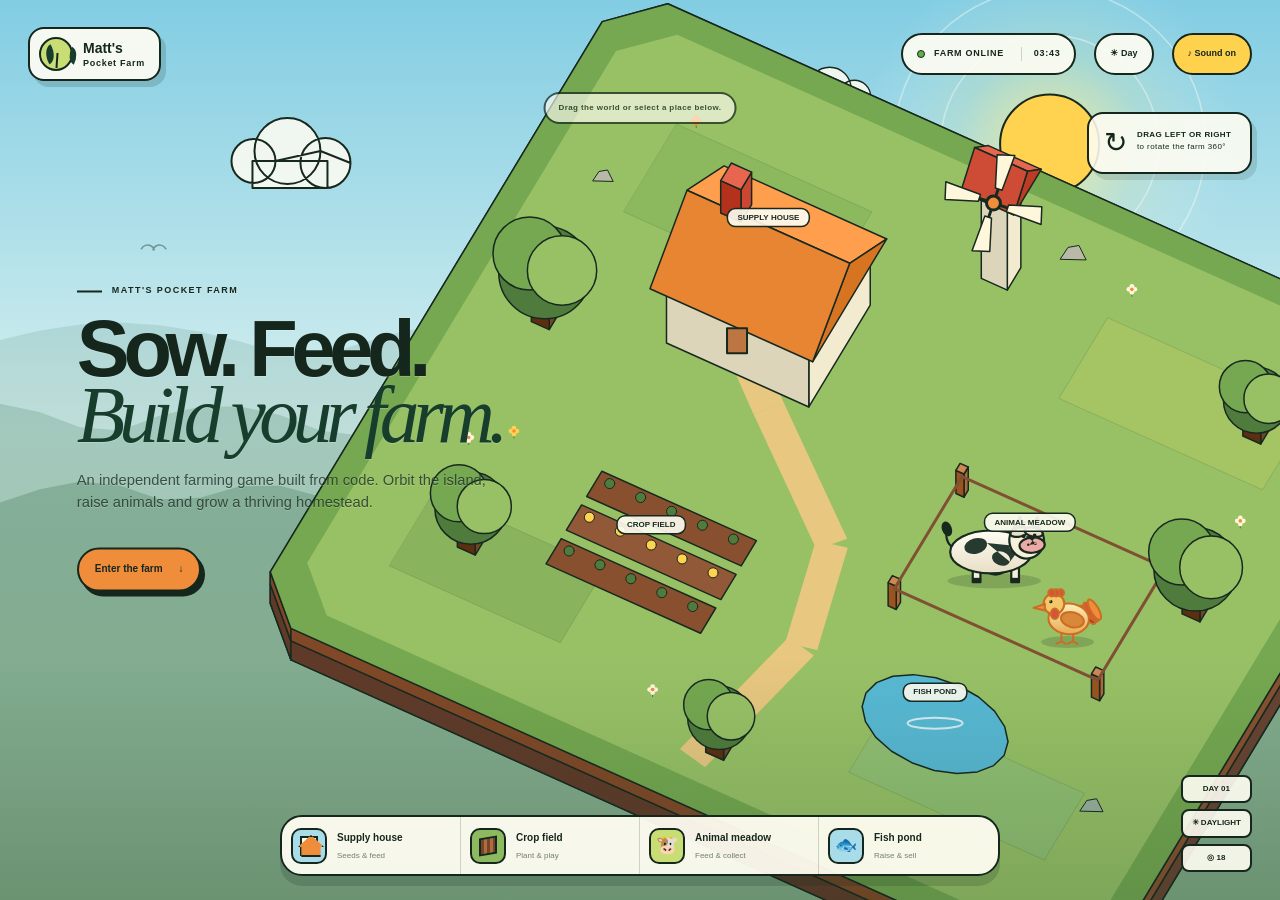
<file: index.html>
<!doctype html>
<html lang="en">
<head>
  <meta charset="utf-8">
  <meta name="viewport" content="width=device-width,initial-scale=1">
  <meta name="description" content="Matt's Pocket Farm is an independent 360-degree farming game with crops, animals and a cosy supply house.">
  <title>Matt's Pocket Farm — 360° Farming Game</title>
  <link rel="icon" href="favicon-32.png" sizes="32x32" type="image/png">
  <link rel="apple-touch-icon" href="apple-touch-icon.png">
  <link rel="stylesheet" href="css/style.css">
  <meta property="og:title" content="Matt's Pocket Farm">
  <meta property="og:description" content="Rotate a tiny 3D world, grow crops, care for animals and build your pocket farm.">
  <meta property="og:type" content="website">
  <meta property="og:url" content="https://matt-061224.github.io/my-portfolio/">
  <meta property="og:image" content="https://matt-061224.github.io/my-portfolio/submission/cover.jpg">
  <meta name="twitter:card" content="summary_large_image">
  <script src="js/farm-scene.js" defer></script>
  <script src="js/world.js" defer></script>
</head>
<body class="farm-world-page">
  <a class="skip-link" href="#world-dock">Skip to farm places</a>
  <main class="world" id="main">
    <canvas id="farm-canvas" width="1600" height="1000" aria-label="A rotatable 3D farm. Drag to look around and click buildings to interact."></canvas>

    <header class="world-header">
      <a class="world-brand" href="index.html" aria-label="Matt's Pocket Farm home">
        <span class="brand-mark" aria-hidden="true"><i></i></span>
        <span><b>Matt's</b><small>Pocket Farm</small></span>
      </a>
      <div class="world-status"><i></i><span>FARM ONLINE</span><b id="world-time">08:24</b></div>
      <button class="time-toggle" id="time-toggle" type="button" aria-pressed="false" aria-label="Switch to night mode"><span>☀</span> Day</button>
      <button class="sound-toggle" id="sound-toggle" type="button" aria-pressed="true"><span>♪</span> Sound on</button>
    </header>

    <section class="world-intro" aria-labelledby="world-title">
      <p class="kicker"><span></span> MATT'S POCKET FARM</p>
      <h1 id="world-title">Sow. Feed.<br><em>Build your farm.</em></h1>
      <p>An independent farming game built from code. Orbit the island, raise animals and grow a thriving homestead.</p>
      <button class="world-start" id="world-start" type="button">Enter the farm <span>↓</span></button>
    </section>

    <aside class="camera-help" aria-label="Camera controls">
      <span class="orbit-icon" aria-hidden="true">↻</span>
      <p><b>DRAG LEFT OR RIGHT</b><br>to rotate the farm 360°</p>
    </aside>

    <div class="hover-label" id="scene-hint" aria-live="polite">Drag the world or select a place below.</div>

    <nav class="world-dock" id="world-dock" aria-label="Explore farm places">
      <button type="button" data-place="house"><span class="dock-icon house-icon" aria-hidden="true"></span><b>Supply house</b><small>Seeds & feed</small></button>
      <button type="button" data-place="field"><span class="dock-icon field-icon" aria-hidden="true"></span><b>Crop field</b><small>Plant & play</small></button>
      <button type="button" data-place="animals"><span class="dock-icon animal-icon" aria-hidden="true">🐮</span><b>Animal meadow</b><small>Feed & collect</small></button>
      <button type="button" data-place="pond"><span class="dock-icon pond-icon" aria-hidden="true">🐟</span><b>Fish pond</b><small>Raise & sell</small></button>
    </nav>

    <div class="world-resource"><span>DAY <b id="world-day">01</b></span><span id="world-weather">☀ DAYLIGHT</span><span>◎ <b id="world-coins">12</b></span></div>

    <section class="place-panel" id="place-panel" aria-live="polite" aria-hidden="true">
      <button class="panel-close" id="panel-close" type="button" aria-label="Close panel">×</button>
      <div id="panel-content"></div>
    </section>

    <div class="world-toast" id="world-toast" role="status" aria-live="polite"></div>
  </main>

  <template id="house-panel">
    <article class="panel-article panel-house">
      <p class="panel-kicker">01 / MATT'S SUPPLY HOUSE</p>
      <h2>Stock the farm.</h2>
      <p>Spend harvest coins on seeds and animal feed. Your supplies stay safely stored in this house.</p>
      <div class="inventory-strip" id="inventory-strip" aria-label="Farm inventory"></div>
      <div class="shop-grid" aria-label="Supply shop">
        <button type="button" data-buy="carrot"><span>🥕</span><b>Carrot seeds ×3</b><small>3 coins</small></button>
        <button type="button" data-buy="berry"><span>🍓</span><b>Berry seeds ×3</b><small>5 coins</small></button>
        <button type="button" data-buy="sunflower"><span>🌻</span><b>Flower seeds ×3</b><small>7 coins</small></button>
        <button type="button" data-buy="feed"><span>🌾</span><b>Animal feed ×3</b><small>4 coins</small></button>
        <button type="button" data-buy="bait"><span>🪱</span><b>Fish bait ×3</b><small>5 coins</small></button>
      </div>
    </article>
  </template>

  <template id="field-panel">
    <article class="panel-article panel-field">
      <p class="panel-kicker">02 / THE CROP FIELD</p>
      <h2>Plant. Water.<br>Harvest.</h2>
      <p class="field-instruction" id="field-instruction">Plant a seed and watch it mature with real time. Growth continues while the page is closed.</p>
      <div class="world-seeds" role="group" aria-label="Choose a crop">
        <button type="button" data-world-seed="carrot" aria-pressed="true">🥕 <span>Carrot · <b data-stock="carrot">0</b></span><small>45 sec</small></button>
        <button type="button" data-world-seed="berry" aria-pressed="false">🍓 <span>Berry · <b data-stock="berry">0</b></span><small>1m 30s</small></button>
        <button type="button" data-world-seed="sunflower" aria-pressed="false">🌻 <span>Flower · <b data-stock="sunflower">0</b></span><small>2m 30s</small></button>
      </div>
      <div class="world-plots" id="world-plots" aria-label="Four interactive crop plots"></div>
    </article>
  </template>

  <template id="animals-panel">
    <article class="panel-article panel-animals">
      <p class="panel-kicker">03 / THE ANIMAL MEADOW</p>
      <h2>Care for the herd.</h2>
      <p class="field-instruction" id="animal-instruction">Feed an animal, wait for its happy meter, then collect produce.</p>
      <div class="inventory-strip compact" id="animal-inventory"></div>
      <div class="animal-cards" id="animal-cards" aria-label="Farm animals"></div>
      <div class="animal-guide"><span>🌾 Feed</span><i>→</i><span>💛 Raise</span><i>→</i><span>💰 Sell</span></div>
      <div class="game-credit">Designed and built by <b>Matt</b> · progress saves on this device</div>
    </article>
  </template>

  <template id="pond-panel">
    <article class="panel-article panel-pond">
      <p class="panel-kicker">04 / THE FISH POND</p>
      <h2>Stock the pond.</h2>
      <p class="field-instruction" id="pond-instruction">Use bait to raise fish, then sell the fish meat at market.</p>
      <div class="inventory-strip compact" id="pond-inventory"></div>
      <button type="button" class="pond-game" id="pond-game"><span class="pond-fish">🐟</span><b>Empty pond</b><small>Click to add bait</small><i class="pond-water"></i></button>
      <div class="animal-guide"><span>🪱 Bait</span><i>→</i><span>🐟 Grow</span><i>→</i><span>🍣 Fish meat</span><i>→</i><span>💰 12</span></div>
      <div class="game-credit">Matt's independent pocket-farm economy</div>
    </article>
  </template>
</body>
</html>
</file>
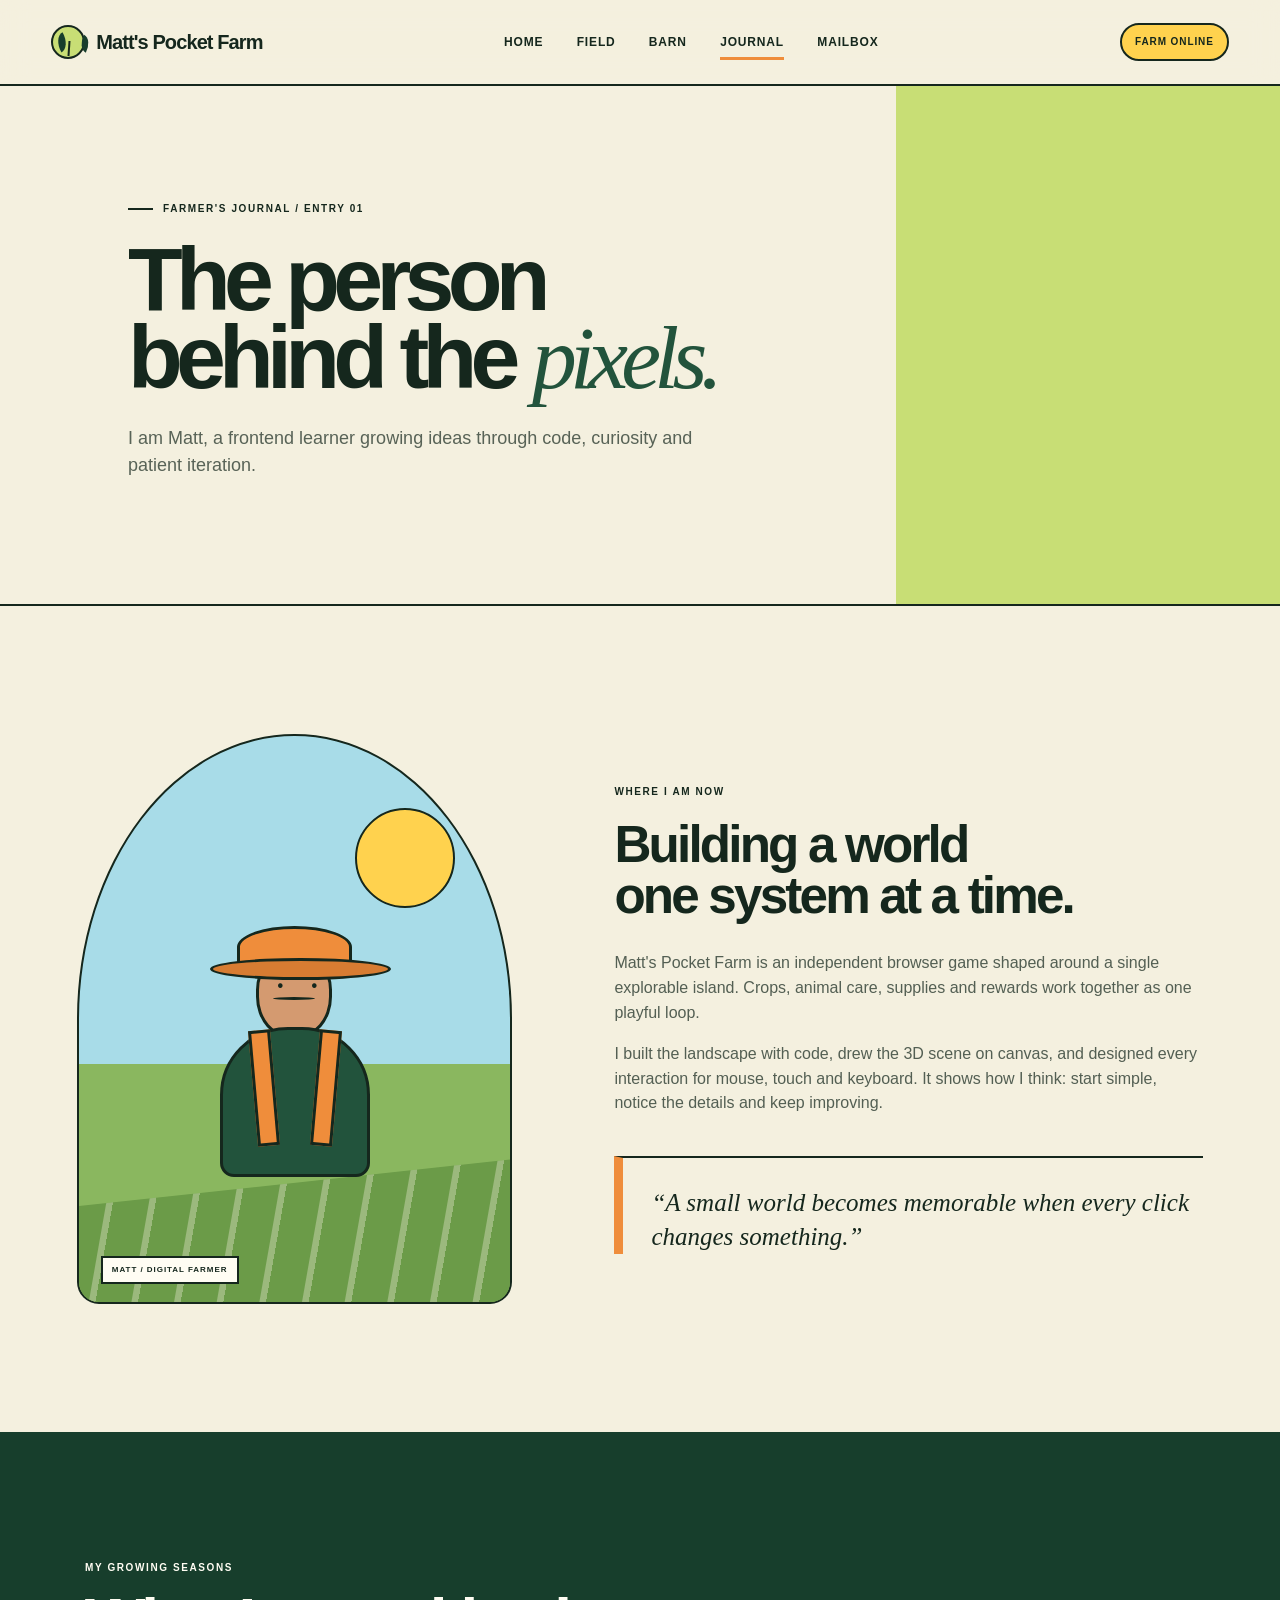
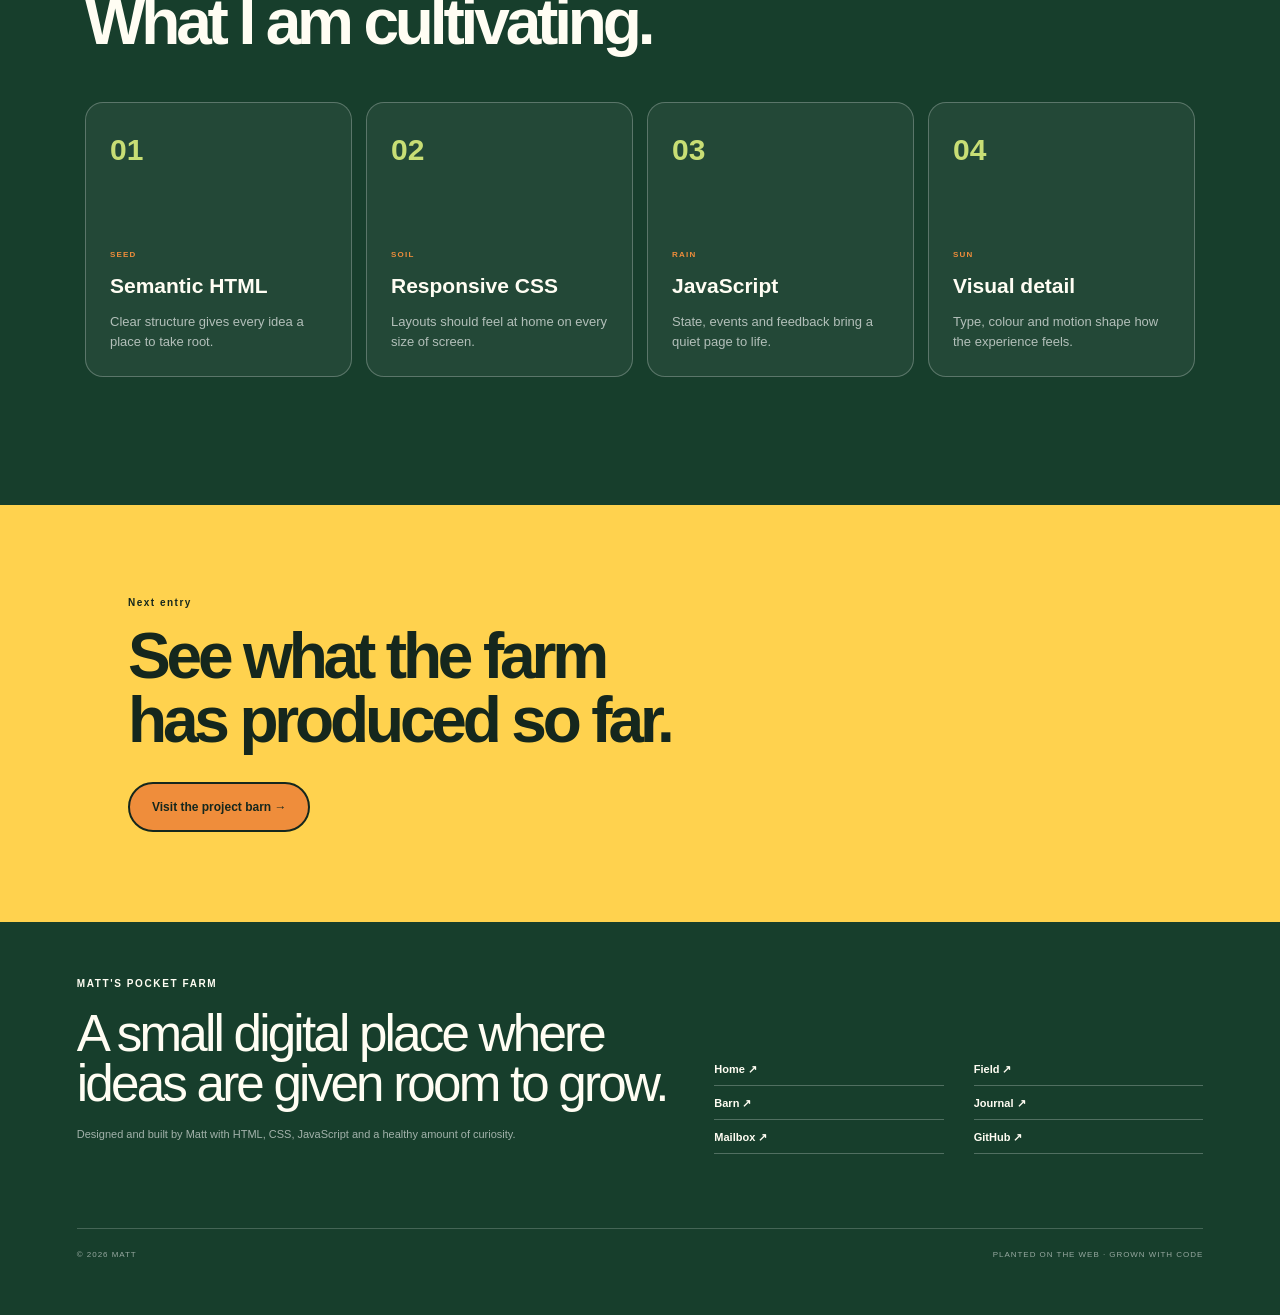
<file: about.html>
<!doctype html>
<html lang="en"><head><meta charset="utf-8"><meta name="viewport" content="width=device-width,initial-scale=1"><meta name="description" content="The farmer's journal: meet Matt and follow his frontend learning journey."><title>Farmer's Journal — Matt's Pocket Farm</title><link rel="icon" href="favicon-32.png" sizes="32x32"><link rel="apple-touch-icon" href="apple-touch-icon.png"><link rel="stylesheet" href="css/style.css"><meta property="og:title" content="Matt's Pocket Farm"><meta property="og:image" content="https://matt-061224.github.io/my-portfolio/submission/cover.jpg"><script src="js/site.js" defer></script></head>
<body><a class="skip-link" href="#main">Skip to the journal</a><header id="site-header"></header><main id="main">
  <section class="page-hero journal-hero"><p class="kicker"><span></span> FARMER'S JOURNAL / ENTRY 01</p><h1>The person<br>behind the <em>pixels.</em></h1><p>I am Matt, a frontend learner growing ideas through code, curiosity and patient iteration.</p></section>
  <section class="section journal-grid">
    <div class="portrait-field" aria-label="A stylised field portrait of Matt"><div class="sun-disc"></div><div class="portrait-person"><span class="hat"></span><span class="head"></span><span class="body"></span></div><span class="portrait-label">MATT / DIGITAL FARMER</span></div>
    <article class="journal-entry"><p class="section-number">WHERE I AM NOW</p><h2>Building a world<br>one system at a time.</h2><p>Matt's Pocket Farm is an independent browser game shaped around a single explorable island. Crops, animal care, supplies and rewards work together as one playful loop.</p><p>I built the landscape with code, drew the 3D scene on canvas, and designed every interaction for mouse, touch and keyboard. It shows how I think: start simple, notice the details and keep improving.</p><blockquote>“A small world becomes memorable when every click changes something.”</blockquote></article>
  </section>
  <section class="section seasons"><div class="section-heading"><div><p class="section-number">MY GROWING SEASONS</p><h2>What I am cultivating.</h2></div></div><div class="season-cards"><article><b>01</b><span>SEED</span><h3>Semantic HTML</h3><p>Clear structure gives every idea a place to take root.</p></article><article><b>02</b><span>SOIL</span><h3>Responsive CSS</h3><p>Layouts should feel at home on every size of screen.</p></article><article><b>03</b><span>RAIN</span><h3>JavaScript</h3><p>State, events and feedback bring a quiet page to life.</p></article><article><b>04</b><span>SUN</span><h3>Visual detail</h3><p>Type, colour and motion shape how the experience feels.</p></article></div></section>
  <section class="note-cta"><p>Next entry</p><h2>See what the farm<br>has produced so far.</h2><a class="btn btn-primary" href="work.html">Visit the project barn →</a></section>
</main><footer id="site-footer"></footer></body></html>
</file>
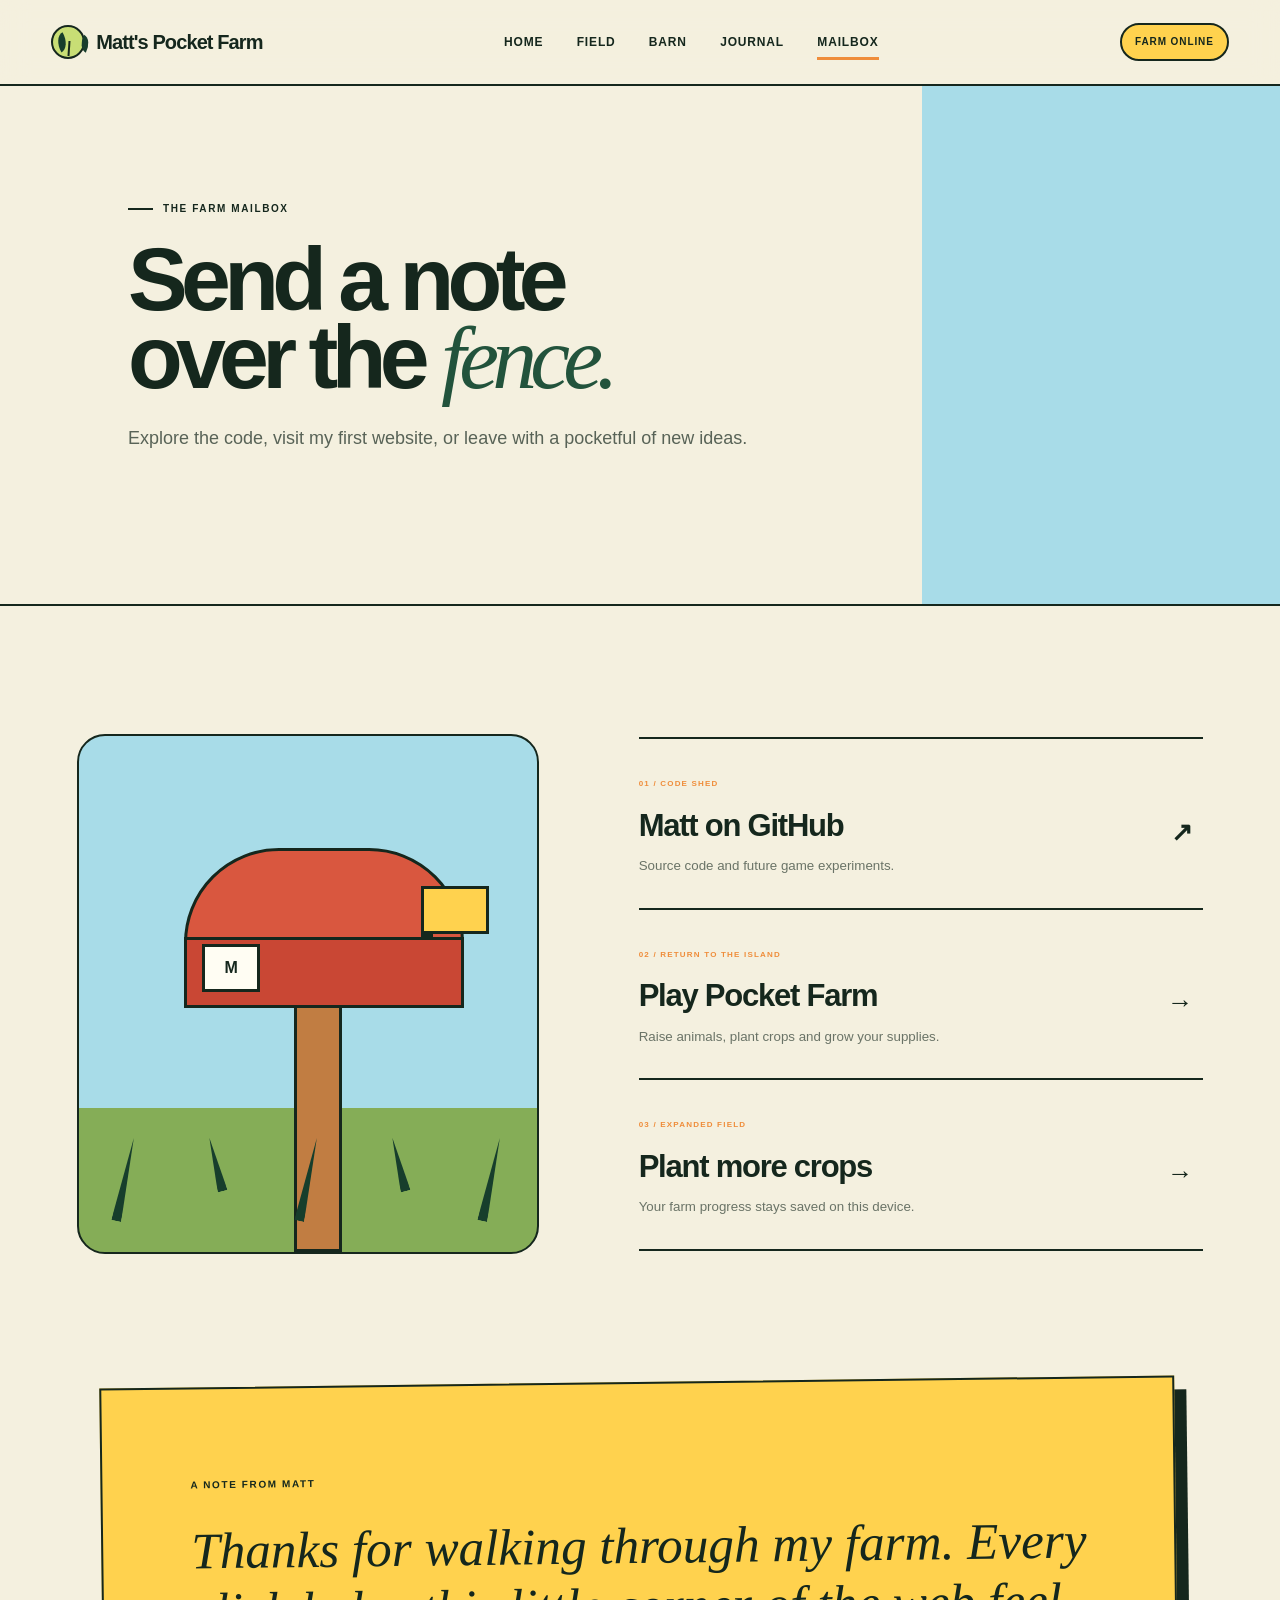
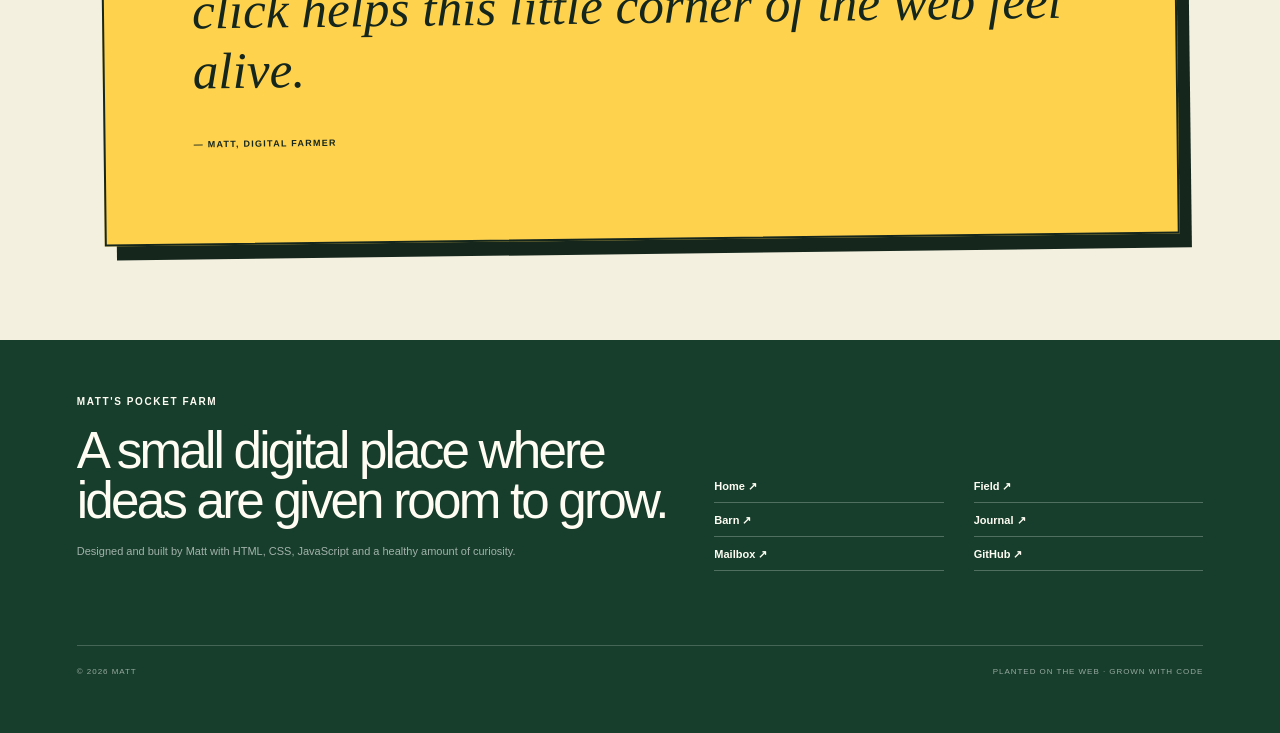
<file: contact.html>
<!doctype html>
<html lang="en"><head><meta charset="utf-8"><meta name="viewport" content="width=device-width,initial-scale=1"><meta name="description" content="Send a note to Matt's Pocket Farm or explore the code behind it."><title>Farm Mailbox — Matt's Pocket Farm</title><link rel="icon" href="favicon-32.png" sizes="32x32"><link rel="apple-touch-icon" href="apple-touch-icon.png"><link rel="stylesheet" href="css/style.css"><meta property="og:title" content="Matt's Pocket Farm"><meta property="og:image" content="https://matt-061224.github.io/my-portfolio/submission/cover.jpg"><script src="js/site.js" defer></script></head>
<body><a class="skip-link" href="#main">Skip to the mailbox</a><header id="site-header"></header><main id="main">
  <section class="page-hero mail-hero"><p class="kicker"><span></span> THE FARM MAILBOX</p><h1>Send a note<br>over the <em>fence.</em></h1><p>Explore the code, visit my first website, or leave with a pocketful of new ideas.</p></section>
  <section class="section mail-grid">
    <div class="mailbox-illustration" aria-hidden="true"><div class="post"></div><div class="mailbox"><span class="flag"></span><span class="door">M</span></div><div class="grass-line"><i></i><i></i><i></i><i></i><i></i></div></div>
    <div class="contact-stack"><a href="https://github.com/Matt-061224" target="_blank" rel="noopener noreferrer"><span>01 / CODE SHED</span><strong>Matt on GitHub</strong><small>Source code and future game experiments.</small><b>↗</b></a><a href="index.html"><span>02 / RETURN TO THE ISLAND</span><strong>Play Pocket Farm</strong><small>Raise animals, plant crops and grow your supplies.</small><b>→</b></a><a href="lab.html"><span>03 / EXPANDED FIELD</span><strong>Plant more crops</strong><small>Your farm progress stays saved on this device.</small><b>→</b></a></div>
  </section>
  <section class="postcard"><p class="section-number">A NOTE FROM MATT</p><blockquote>Thanks for walking through my farm. Every click helps this little corner of the web feel alive.</blockquote><span>— MATT, DIGITAL FARMER</span></section>
</main><footer id="site-footer"></footer></body></html>
</file>
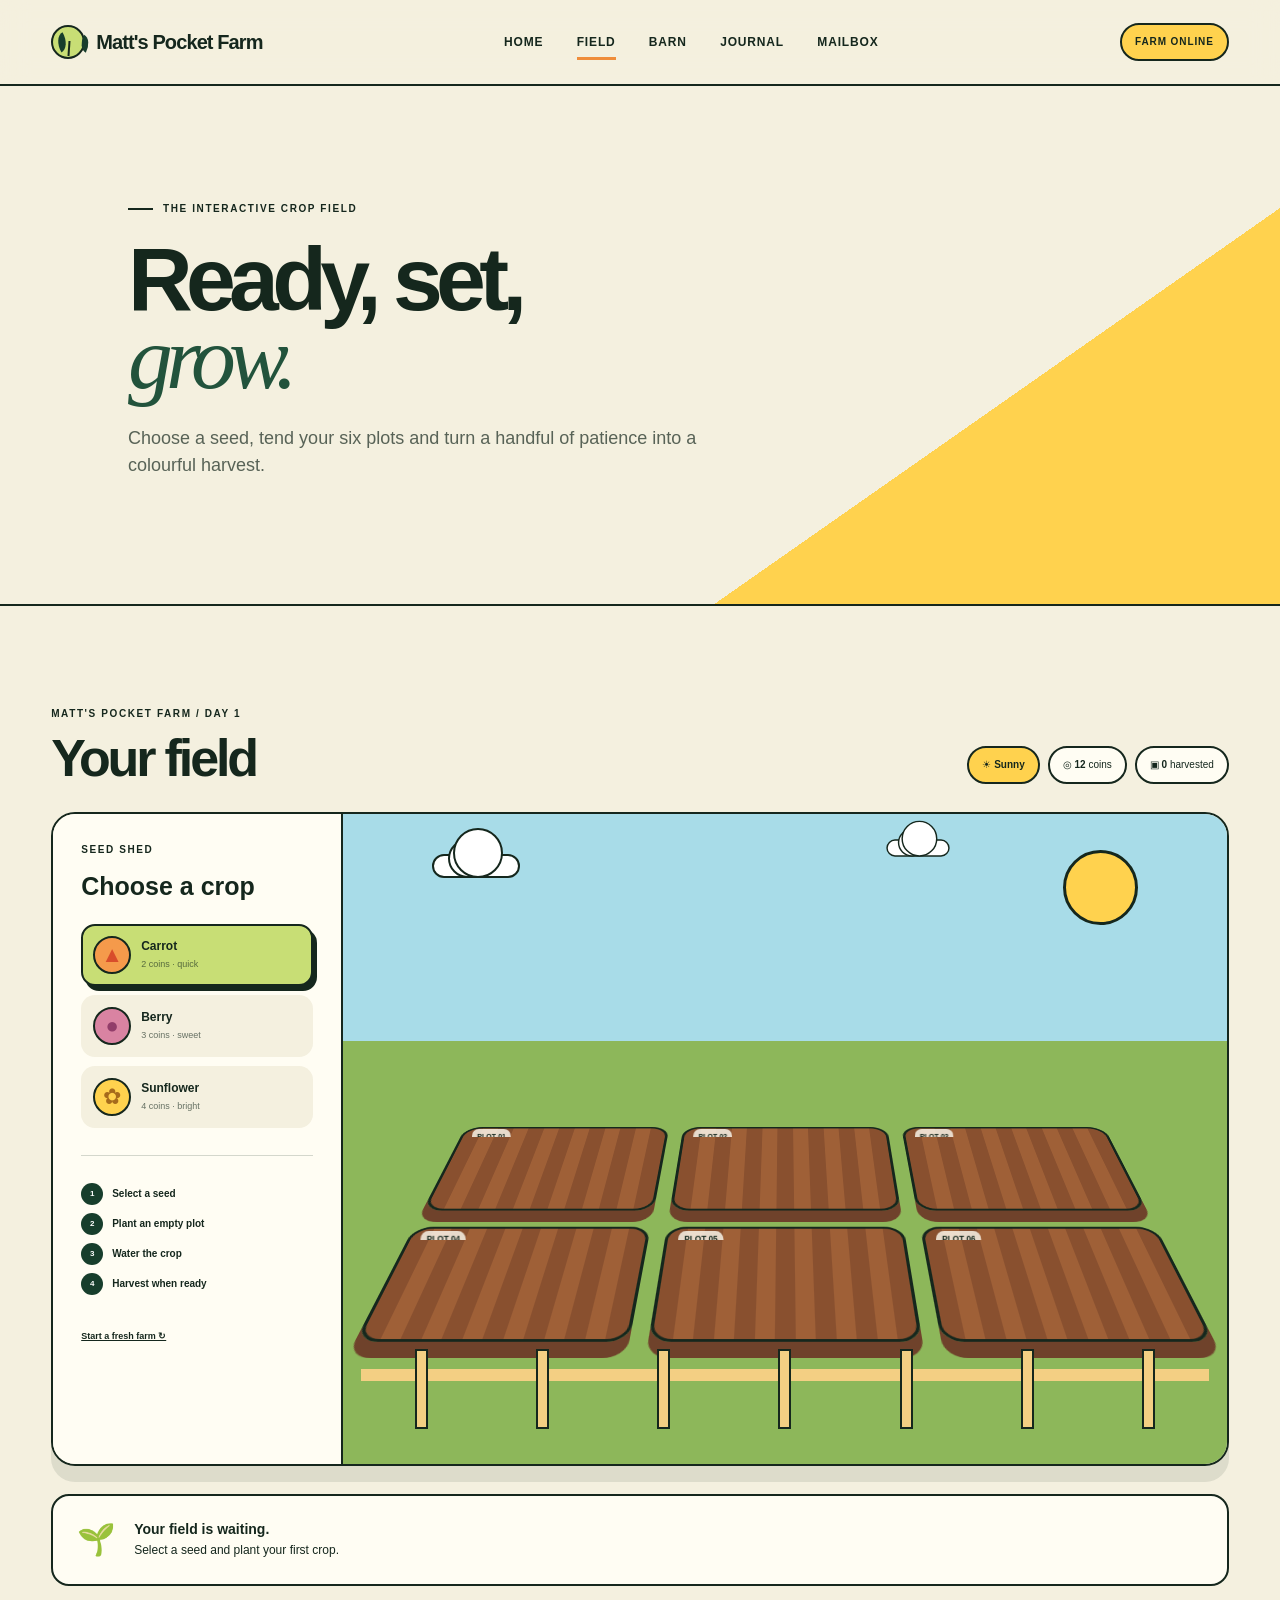
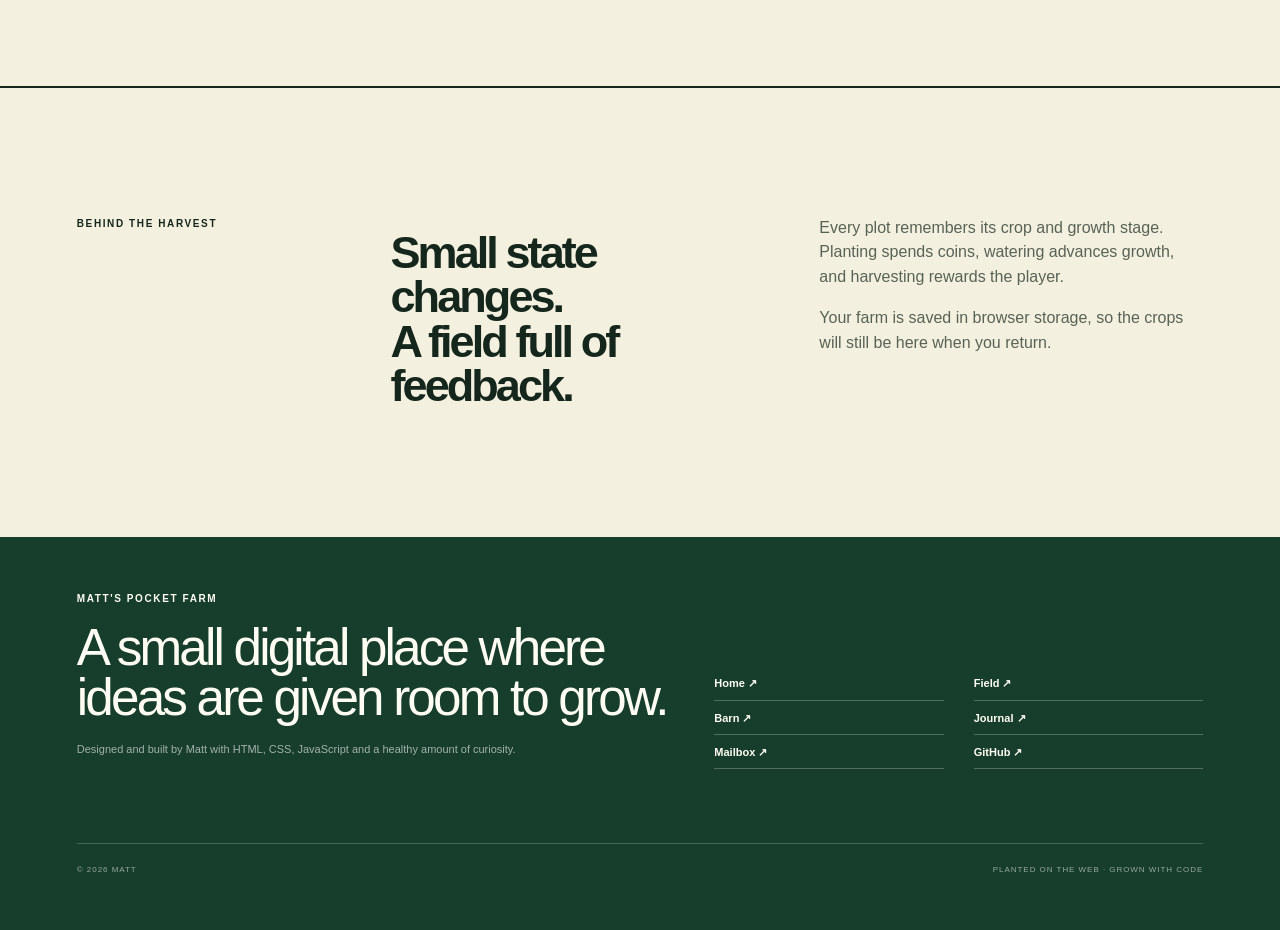
<file: lab.html>
<!doctype html>
<html lang="en"><head><meta charset="utf-8"><meta name="viewport" content="width=device-width,initial-scale=1"><meta name="description" content="Play Matt's Pocket Farm: plant, water and harvest six interactive crop plots."><title>Crop Field — Matt's Pocket Farm</title><link rel="icon" href="favicon-32.png" sizes="32x32"><link rel="apple-touch-icon" href="apple-touch-icon.png"><link rel="stylesheet" href="css/style.css"><meta property="og:title" content="Matt's Pocket Farm"><meta property="og:image" content="https://matt-061224.github.io/my-portfolio/submission/cover.jpg"><script src="js/site.js" defer></script><script src="js/lab.js" defer></script></head>
<body class="game-page"><a class="skip-link" href="#main">Skip to the crop field</a><header id="site-header"></header><main id="main">
  <section class="page-hero field-hero"><p class="kicker"><span></span> THE INTERACTIVE CROP FIELD</p><h1>Ready, set,<br><em>grow.</em></h1><p>Choose a seed, tend your six plots and turn a handful of patience into a colourful harvest.</p></section>
  <section class="farm-game" aria-labelledby="game-title">
    <div class="game-toolbar"><div><p class="section-number">MATT'S POCKET FARM / DAY <span id="farm-day">1</span></p><h2 id="game-title">Your field</h2></div><div class="resource-pills"><span>☀ <b id="weather-label">Sunny</b></span><span>◎ <b id="coin-count">12</b> coins</span><span>▣ <b id="harvest-count">0</b> harvested</span></div></div>
    <div class="game-layout">
      <aside class="seed-shop"><p class="section-number">SEED SHED</p><h3>Choose a crop</h3><div class="seed-buttons" role="group" aria-label="Choose a seed"><button data-seed="carrot" aria-pressed="true"><span class="seed-icon carrot-icon">▲</span><b>Carrot</b><small>2 coins · quick</small></button><button data-seed="berry" aria-pressed="false"><span class="seed-icon berry-icon">●</span><b>Berry</b><small>3 coins · sweet</small></button><button data-seed="sunflower" aria-pressed="false"><span class="seed-icon flower-icon">✿</span><b>Sunflower</b><small>4 coins · bright</small></button></div><div class="tool-guide"><p><span>1</span> Select a seed</p><p><span>2</span> Plant an empty plot</p><p><span>3</span> Water the crop</p><p><span>4</span> Harvest when ready</p></div><button class="reset-farm" id="reset-farm">Start a fresh farm ↻</button></aside>
      <div class="field-board"><div class="field-sky"><span class="game-sun"></span><span class="cloud c1"></span><span class="cloud c2"></span></div><div class="plot-grid" id="plot-grid" aria-label="Six farm plots"></div><div class="field-fence"><i></i><i></i><i></i><i></i><i></i><i></i><i></i></div></div>
    </div>
    <div class="game-message" id="game-message" role="status"><span>🌱</span><p><b>Your field is waiting.</b><br>Select a seed and plant your first crop.</p></div>
  </section>
  <section class="section how-it-grows"><p class="section-number">BEHIND THE HARVEST</p><h2>Small state changes.<br>A field full of feedback.</h2><div><p>Every plot remembers its crop and growth stage. Planting spends coins, watering advances growth, and harvesting rewards the player.</p><p>Your farm is saved in browser storage, so the crops will still be here when you return.</p></div></section>
</main><footer id="site-footer"></footer></body></html>
</file>
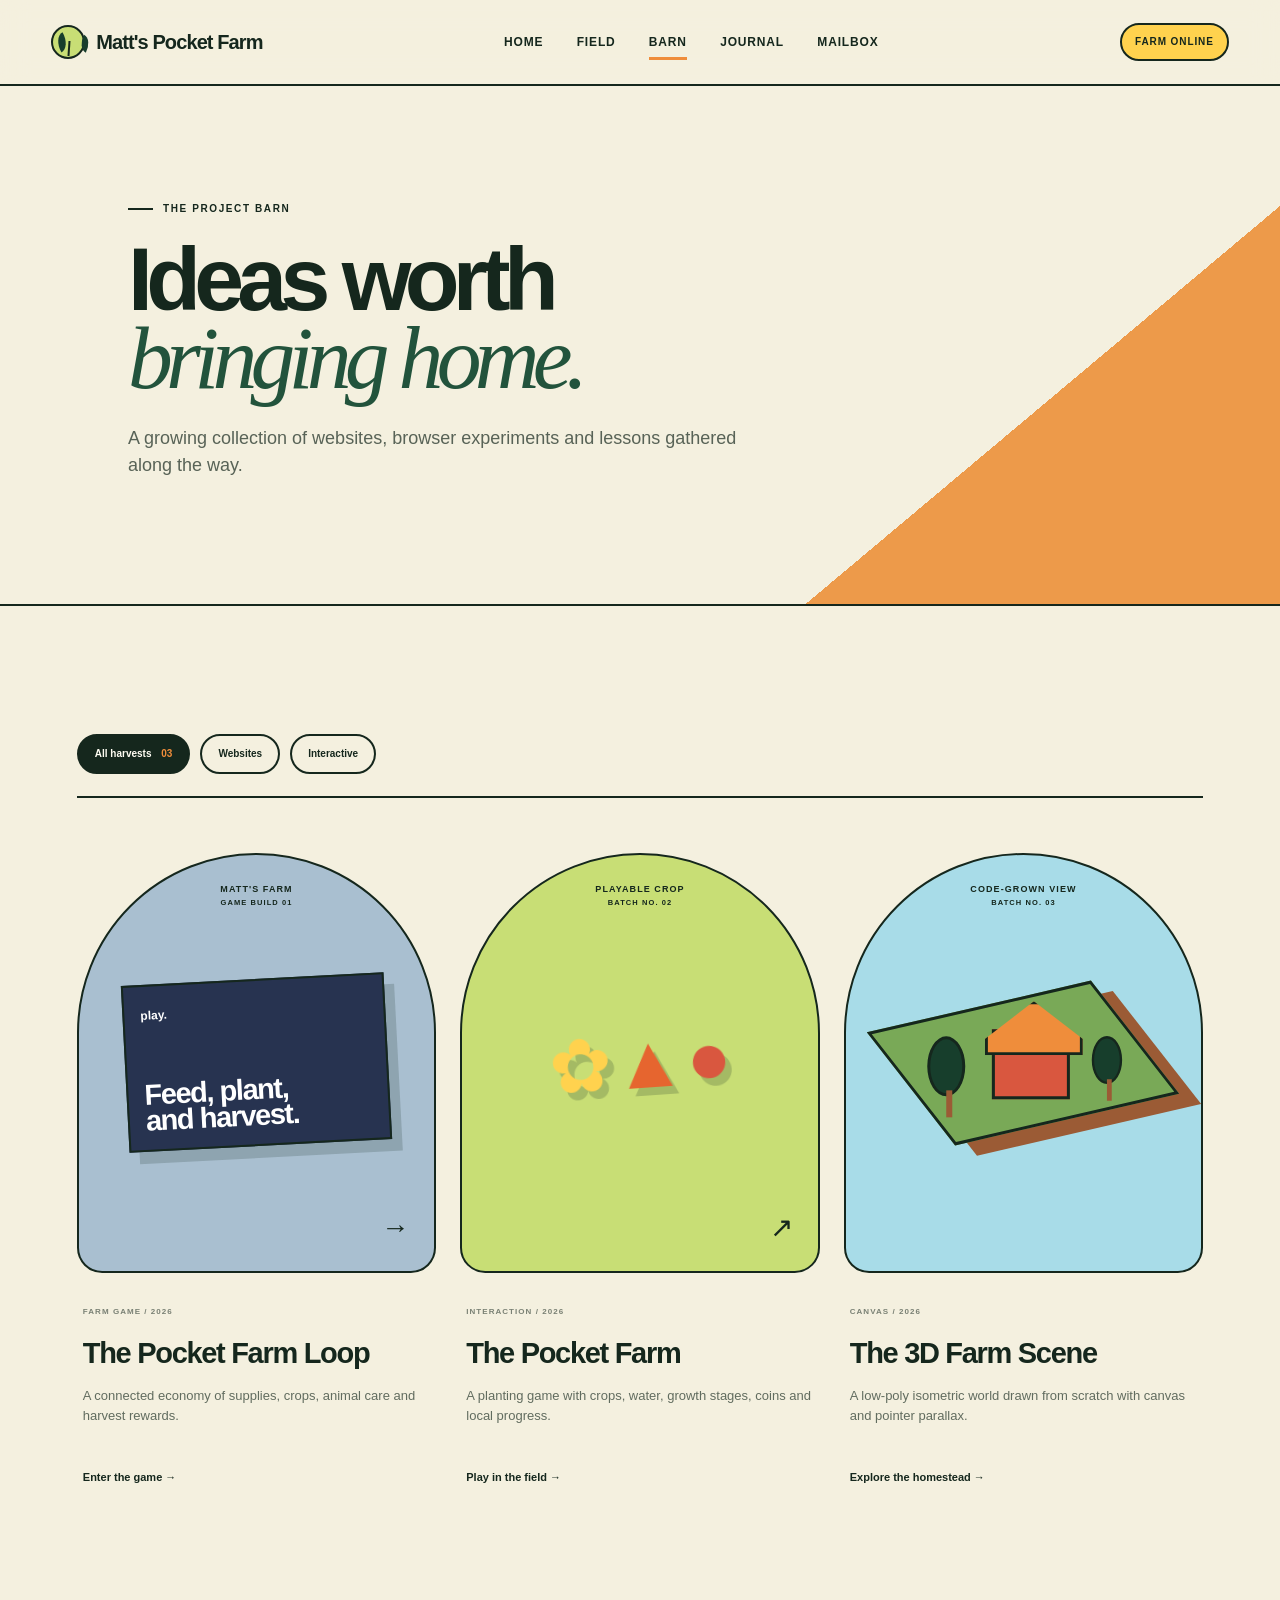
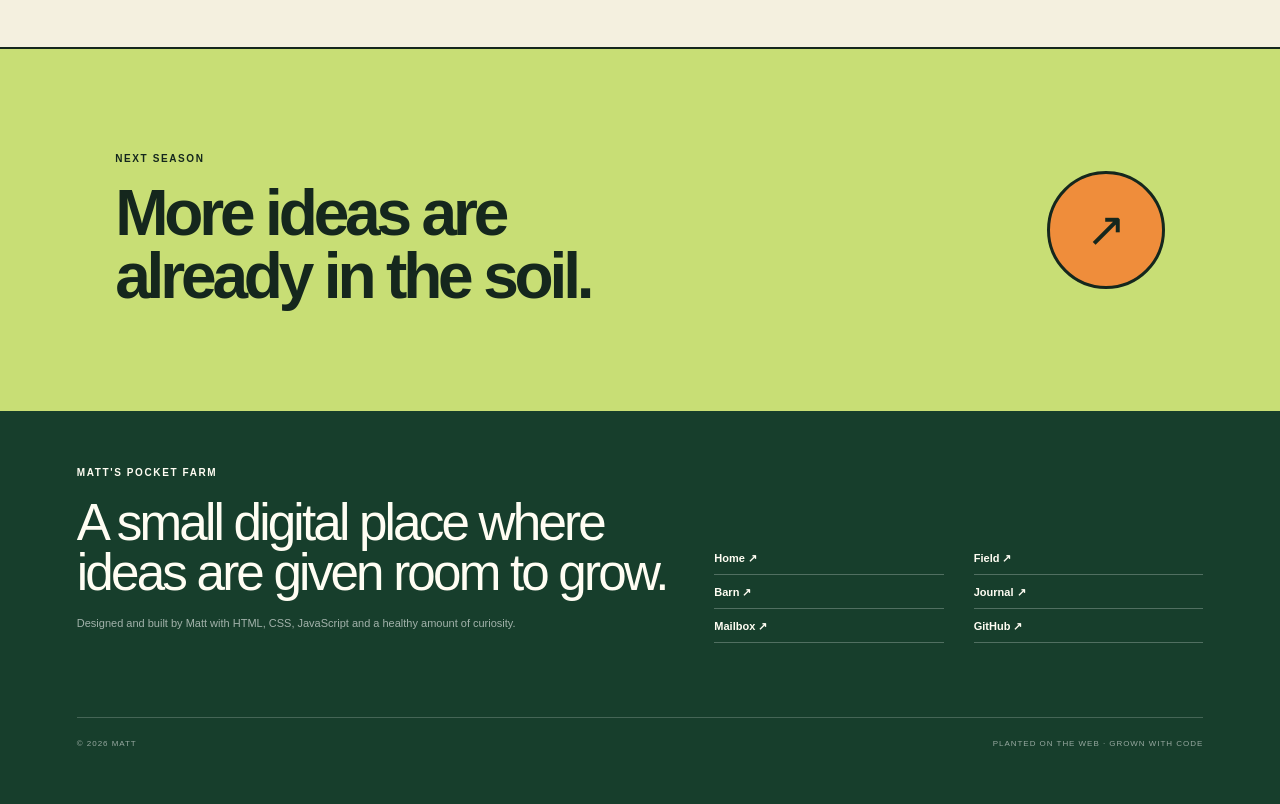
<file: work.html>
<!doctype html>
<html lang="en"><head><meta charset="utf-8"><meta name="viewport" content="width=device-width,initial-scale=1"><meta name="description" content="Visit Matt's project barn and explore the web projects harvested so far."><title>Project Barn — Matt's Pocket Farm</title><link rel="icon" href="favicon-32.png" sizes="32x32"><link rel="apple-touch-icon" href="apple-touch-icon.png"><link rel="stylesheet" href="css/style.css"><meta property="og:title" content="Matt's Pocket Farm"><meta property="og:image" content="https://matt-061224.github.io/my-portfolio/submission/cover.jpg"><script src="js/site.js" defer></script></head>
<body><a class="skip-link" href="#main">Skip to the projects</a><header id="site-header"></header><main id="main">
  <section class="page-hero barn-hero"><p class="kicker"><span></span> THE PROJECT BARN</p><h1>Ideas worth<br><em>bringing home.</em></h1><p>A growing collection of websites, browser experiments and lessons gathered along the way.</p></section>
  <section class="section barn-shelves">
    <div class="filter-row" role="group" aria-label="Filter projects"><button data-filter="all" aria-pressed="true">All harvests <span>03</span></button><button data-filter="site" aria-pressed="false">Websites</button><button data-filter="play" aria-pressed="false">Interactive</button></div><p id="filter-status" class="sr-only" role="status"></p>
    <div class="project-grid">
      <article class="project-sack" data-category="play"><a class="sack-visual learning-sack" href="index.html"><span class="sack-label">MATT'S FARM<br><small>GAME BUILD 01</small></span><div class="screen-card"><b>play.</b><strong>Feed, plant,<br>and harvest.</strong></div><i>→</i></a><div class="project-meta"><span>FARM GAME / 2026</span><h2>The Pocket Farm Loop</h2><p>A connected economy of supplies, crops, animal care and harvest rewards.</p><a href="index.html">Enter the game →</a></div></article>
      <article class="project-sack" data-category="play"><a class="sack-visual farm-sack" href="lab.html"><span class="sack-label">PLAYABLE CROP<br><small>BATCH NO. 02</small></span><div class="produce-stack" aria-hidden="true"><i>✿</i><i>▲</i><i>●</i></div><i>↗</i></a><div class="project-meta"><span>INTERACTION / 2026</span><h2>The Pocket Farm</h2><p>A planting game with crops, water, growth stages, coins and local progress.</p><a href="lab.html">Play in the field →</a></div></article>
      <article class="project-sack" data-category="play"><div class="sack-visual scene-sack"><span class="sack-label">CODE-GROWN VIEW<br><small>BATCH NO. 03</small></span><div class="tiny-island" aria-hidden="true"><i class="tiny-barn"></i><i class="tiny-tree t1"></i><i class="tiny-tree t2"></i></div></div><div class="project-meta"><span>CANVAS / 2026</span><h2>The 3D Farm Scene</h2><p>A low-poly isometric world drawn from scratch with canvas and pointer parallax.</p><a href="index.html">Explore the homestead →</a></div></article>
    </div>
  </section>
  <section class="field-cta compact-cta"><div><p class="section-number">NEXT SEASON</p><h2>More ideas are<br>already in the soil.</h2></div><a class="round-arrow" href="contact.html" aria-label="Say hello">↗</a></section>
</main><footer id="site-footer"></footer></body></html>
</file>
<file: css/style.css>
:root {
  --ink: #15271d;
  --forest: #173e2c;
  --forest-2: #22533c;
  --leaf: #76a849;
  --lime: #c8de75;
  --cream: #f4f0df;
  --paper: #fffdf3;
  --soil: #9b5b35;
  --orange: #ef8d3b;
  --sun: #ffd24e;
  --sky: #a8dce8;
  --red: #d9573f;
  --line: rgba(21, 39, 29, .18);
  --shadow: 0 16px 0 rgba(21, 39, 29, .10);
  --radius: 28px;
}

* { box-sizing: border-box; }
html { scroll-behavior: smooth; }
body {
  margin: 0;
  background: var(--cream);
  color: var(--ink);
  font-family: Inter, ui-sans-serif, -apple-system, BlinkMacSystemFont, "Segoe UI", sans-serif;
  line-height: 1.55;
  -webkit-font-smoothing: antialiased;
}
body::selection { background: var(--lime); color: var(--ink); }
a { color: inherit; text-decoration: none; }
button { color: inherit; font: inherit; }
img, canvas { display: block; max-width: 100%; }
h1, h2, h3, p { margin-top: 0; }
em { font-family: Georgia, "Times New Roman", serif; font-weight: 400; }

.skip-link {
  position: fixed; left: 18px; top: -80px; z-index: 100;
  background: var(--paper); border: 2px solid var(--ink); padding: 10px 16px;
}
.skip-link:focus { top: 16px; }
:focus-visible { outline: 4px solid var(--orange); outline-offset: 4px; }
.sr-only { position: absolute; width: 1px; height: 1px; overflow: hidden; clip-path: inset(50%); }

/* Navigation */
.site-nav {
  min-height: 86px; padding: 0 clamp(22px, 4vw, 68px);
  display: flex; align-items: center; justify-content: space-between; gap: 28px;
  border-bottom: 2px solid var(--ink); background: rgba(244, 240, 223, .94);
  position: sticky; top: 0; z-index: 50; backdrop-filter: blur(14px);
}
.brand { display: inline-flex; align-items: center; gap: 11px; font-weight: 900; letter-spacing: -.045em; font-size: 20px; }
.brand-mark { position: relative; width: 34px; height: 34px; border: 2px solid var(--ink); border-radius: 50%; background: var(--lime); }
.brand-mark::before, .brand-mark::after { content: ""; position: absolute; background: var(--forest); border-radius: 100% 0; transform-origin: bottom right; }
.brand-mark::before { width: 11px; height: 17px; left: 7px; top: 3px; transform: rotate(-30deg); }
.brand-mark::after { width: 10px; height: 15px; right: 6px; top: 6px; transform: rotate(28deg) scaleX(-1); }
.brand-mark i { position: absolute; left: 15px; top: 14px; width: 2px; height: 15px; background: var(--ink); transform: rotate(4deg); }
.nav-links { display: flex; align-items: center; gap: clamp(18px, 2.6vw, 42px); }
.nav-links a { position: relative; font-size: 12px; font-weight: 800; letter-spacing: .07em; text-transform: uppercase; }
.nav-links a::after { content: ""; position: absolute; left: 0; right: 100%; bottom: -9px; height: 3px; background: var(--orange); transition: right .22s ease; }
.nav-links a:hover::after, .nav-links a[aria-current="page"]::after { right: 0; }
.nav-tag { padding: 9px 13px; border: 2px solid var(--ink); border-radius: 999px; background: var(--sun); font-size: 10px; font-weight: 900; letter-spacing: .09em; }
.menu-toggle { display: none; border: 2px solid var(--ink); background: var(--paper); border-radius: 50%; width: 42px; height: 42px; cursor: pointer; }
.menu-toggle span, .menu-toggle::before, .menu-toggle::after { content: ""; display: block; width: 18px; height: 2px; margin: 4px auto; background: var(--ink); }

/* Shared type and controls */
.kicker, .section-number { font-size: 10px; letter-spacing: .16em; font-weight: 900; }
.kicker { display: flex; align-items: center; gap: 10px; }
.kicker > span { width: 25px; height: 2px; background: currentColor; }
.btn { display: inline-flex; align-items: center; justify-content: center; gap: 20px; min-height: 50px; padding: 0 22px; border: 2px solid var(--ink); border-radius: 999px; font-size: 12px; font-weight: 900; transition: transform .18s ease, box-shadow .18s ease, background .18s ease; }
.btn:hover { transform: translateY(-3px); box-shadow: 0 7px 0 var(--ink); }
.btn-primary { background: var(--orange); }
.btn-quiet { background: var(--paper); }
.text-link { font-size: 12px; font-weight: 900; border-bottom: 2px solid currentColor; padding-bottom: 4px; }
.text-link:hover { color: var(--orange); }
.hero-actions { display: flex; align-items: center; flex-wrap: wrap; gap: 16px; }
.section { max-width: 1280px; margin: 0 auto; padding: clamp(78px, 10vw, 138px) clamp(22px, 6vw, 86px); }
.section-heading { display: flex; justify-content: space-between; align-items: flex-end; gap: 28px; margin-bottom: 48px; }
.section-heading h2, .intro-grid h2, .field-cta h2, .note-cta h2, .how-it-grows h2 {
  margin: 15px 0 0; font-size: clamp(42px, 5vw, 72px); line-height: .99; letter-spacing: -.065em;
}

/* Homepage hero */
.farm-hero { min-height: calc(100vh - 86px); display: grid; grid-template-columns: minmax(0, .84fr) minmax(500px, 1.16fr); border-bottom: 2px solid var(--ink); }
.hero-copy { padding: clamp(60px, 8vw, 120px) clamp(28px, 6vw, 96px); align-self: center; }
.hero-copy h1, .page-hero h1 { margin: 24px 0 28px; font-size: clamp(62px, 7vw, 112px); line-height: .87; letter-spacing: -.075em; }
.hero-copy h1 em, .page-hero h1 em { color: var(--forest-2); }
.hero-lead { max-width: 600px; margin-bottom: 30px; color: rgba(21, 39, 29, .74); font-size: clamp(15px, 1.4vw, 19px); }
.farm-stats { display: flex; margin: 52px 0 0; padding: 0; gap: clamp(20px, 4vw, 52px); }
.farm-stats div { display: grid; gap: 0; }
.farm-stats dt { font-size: 30px; font-weight: 900; line-height: 1; }
.farm-stats dd { margin: 7px 0 0; font-size: 9px; font-weight: 800; letter-spacing: .11em; text-transform: uppercase; }
.scene-shell { position: relative; min-height: 690px; display: grid; grid-template-rows: 42px minmax(0, 1fr) 82px; overflow: hidden; background: var(--sky); border-left: 2px solid var(--ink); }
.scene-topbar { z-index: 3; padding: 0 20px; display: flex; align-items: center; justify-content: space-between; border-bottom: 2px solid var(--ink); background: rgba(255, 253, 243, .82); font-size: 8px; font-weight: 900; letter-spacing: .12em; }
.status-dot { display: inline-block; width: 8px; height: 8px; margin-right: 6px; background: #4f9d45; border: 1px solid var(--ink); border-radius: 50%; animation: pulse 2s ease infinite; }
#farm-canvas { width: 100%; height: 100%; min-height: 530px; cursor: crosshair; }
.scene-hint { position: absolute; z-index: 4; left: 18px; bottom: 97px; max-width: 235px; padding: 9px 12px; border: 2px solid var(--ink); border-radius: 9px; background: var(--paper); font-size: 9px; font-weight: 800; }
.scene-links { display: grid; grid-template-columns: repeat(4, 1fr); background: var(--paper); border-top: 2px solid var(--ink); }
.scene-links a { padding: 13px 12px; border-right: 1px solid var(--line); font-size: 10px; font-weight: 900; line-height: 1.25; transition: background .18s ease; }
.scene-links a:last-child { border-right: 0; }
.scene-links a:hover { background: var(--lime); }
.scene-links span { display: block; margin-bottom: 4px; color: var(--orange); font-size: 8px; }
.scene-links small { font-weight: 600; color: rgba(21, 39, 29, .58); }

.ticker { overflow: hidden; padding: 14px 22px; display: flex; justify-content: space-around; gap: 26px; border-bottom: 2px solid var(--ink); background: var(--forest); color: var(--paper); font-size: 9px; font-weight: 900; letter-spacing: .18em; white-space: nowrap; }
.ticker b { color: var(--lime); }

.intro-section { border-bottom: 1px solid var(--line); }
.intro-grid { display: grid; grid-template-columns: 1.15fr .85fr; gap: 80px; align-items: end; margin-top: 30px; }
.intro-copy { max-width: 510px; }
.intro-copy p { margin-bottom: 30px; font-size: 17px; color: rgba(21, 39, 29, .72); }

.harvest-section { max-width: none; background: var(--paper); }
.harvest-section > * { max-width: 1110px; margin-left: auto; margin-right: auto; }
.harvest-cards { display: grid; grid-template-columns: 1fr 1fr; gap: 24px; }
.harvest-card { position: relative; padding: 16px 16px 26px; border: 2px solid var(--ink); border-radius: var(--radius); background: var(--cream); box-shadow: var(--shadow); transition: transform .2s ease, box-shadow .2s ease; }
.harvest-card:hover { transform: translateY(-7px) rotate(-.3deg); box-shadow: 0 23px 0 rgba(21, 39, 29, .10); }
.crop-badge { position: absolute; z-index: 2; top: 28px; left: 28px; padding: 7px 10px; border: 2px solid var(--ink); border-radius: 999px; background: var(--sun); font-size: 8px; font-weight: 900; letter-spacing: .1em; }
.mini-farm-screen, .crate-scene { min-height: 310px; margin-bottom: 24px; border: 2px solid var(--ink); border-radius: 17px; overflow: hidden; }
.mini-farm-screen { padding: 54px 34px 28px; display: flex; flex-direction: column; justify-content: center; background: radial-gradient(circle at 77% 22%, #f8c44e 0 14%, transparent 14.3%), linear-gradient(155deg, #23304d, #738ba1); color: white; }
.mini-farm-screen > span { font-weight: 900; }
.mini-farm-screen strong { margin: 45px 0 20px; font-size: clamp(33px, 4vw, 55px); line-height: .9; letter-spacing: -.055em; }
.mini-farm-screen small { letter-spacing: .12em; }
.crate-scene { position: relative; display: grid; place-items: center; background: #c8de75; }
.crate { z-index: 1; width: 180px; height: 132px; padding-top: 30px; border: 7px solid var(--ink); background: var(--orange); text-align: center; font-size: 22px; font-weight: 950; line-height: 1.05; transform: rotate(-3deg); box-shadow: inset 0 0 0 8px rgba(255,255,255,.15); }
.veg { position: absolute; font-size: 66px; filter: drop-shadow(0 6px 0 rgba(21,39,29,.18)); }
.veg.carrot { left: 14%; bottom: 20%; color: #e45e2e; transform: rotate(-22deg); }
.veg.tomato { right: 14%; top: 20%; color: var(--red); }
.veg.sunflower { right: 20%; bottom: 13%; color: var(--sun); }
.harvest-card h3 { margin: 0 7px 8px; font-size: 28px; letter-spacing: -.04em; }
.harvest-card p { margin: 0 7px 22px; max-width: 440px; color: rgba(21, 39, 29, .68); font-size: 14px; }
.card-arrow { margin-left: 7px; font-size: 11px; font-weight: 900; }

.field-cta { min-height: 390px; padding: clamp(60px, 8vw, 105px) clamp(24px, 9vw, 140px); display: flex; align-items: center; justify-content: space-between; gap: 35px; border-top: 2px solid var(--ink); background: var(--lime); }
.round-arrow { flex: 0 0 auto; width: 118px; height: 118px; display: grid; place-items: center; border: 3px solid var(--ink); border-radius: 50%; background: var(--orange); font-size: 48px; transition: transform .22s ease, box-shadow .22s ease; }
.round-arrow:hover { transform: rotate(10deg) scale(1.04); box-shadow: 9px 10px 0 var(--ink); }

/* Inner page hero */
.page-hero { min-height: 520px; padding: clamp(70px, 9vw, 126px) clamp(24px, 10vw, 160px) 86px; border-bottom: 2px solid var(--ink); }
.page-hero h1 { max-width: 900px; }
.page-hero > p:last-child { max-width: 620px; color: rgba(21,39,29,.7); font-size: 18px; }
.journal-hero { background: linear-gradient(90deg, var(--cream) 0 70%, var(--lime) 70%); }
.barn-hero { background: linear-gradient(140deg, var(--cream) 0 75%, #ed9a4a 75%); }
.mail-hero { background: linear-gradient(90deg, var(--cream) 0 72%, var(--sky) 72%); }
.field-hero { background: linear-gradient(145deg, var(--cream) 0 72%, var(--sun) 72%); }
.case-hero { background: linear-gradient(145deg, var(--cream) 0 72%, #a8bbcf 72%); }
.case-hero .hero-actions { margin-top: 30px; }

/* Journal */
.journal-grid { display: grid; grid-template-columns: .85fr 1.15fr; gap: clamp(45px, 8vw, 110px); align-items: center; }
.portrait-field { position: relative; min-height: 570px; overflow: hidden; border: 2px solid var(--ink); border-radius: 50% 50% 22px 22px; background: linear-gradient(var(--sky) 0 58%, #8ab75f 58%); }
.portrait-field::after { content: ""; position: absolute; left: -10%; right: -10%; bottom: 0; height: 26%; background: repeating-linear-gradient(100deg, transparent 0 35px, rgba(244,240,223,.35) 36px 42px), #6b9b48; clip-path: polygon(0 38%,100% 0,100% 100%,0 100%); }
.sun-disc { position: absolute; top: 72px; right: 55px; width: 100px; height: 100px; border: 2px solid var(--ink); border-radius: 50%; background: var(--sun); }
.portrait-person { position: absolute; z-index: 2; left: 50%; bottom: 22%; width: 180px; height: 280px; transform: translateX(-50%); }
.portrait-person .head { position: absolute; top: 54px; left: 52px; width: 76px; height: 88px; border: 3px solid var(--ink); border-radius: 44% 44% 48% 48%; background: #d49a70; }
.portrait-person .head::before { content: ""; position: absolute; left: 14px; right: 14px; top: 43px; height: 3px; background: var(--ink); border-radius: 50%; }
.portrait-person .head::after { content: "•  •"; position: absolute; top: 20px; left: 18px; font-weight: 900; letter-spacing: 12px; white-space: nowrap; }
.portrait-person .hat { position: absolute; z-index: 2; top: 29px; left: 33px; width: 115px; height: 42px; border: 3px solid var(--ink); border-radius: 80% 80% 10px 10px; background: var(--orange); }
.portrait-person .hat::before { content: ""; position: absolute; left: -30px; top: 29px; width: 175px; height: 16px; border: 3px solid var(--ink); border-radius: 50%; background: #d77c32; }
.portrait-person .body { position: absolute; bottom: 0; left: 16px; width: 150px; height: 150px; border: 3px solid var(--ink); border-radius: 68px 68px 14px 14px; background: var(--forest-2); }
.portrait-person .body::before, .portrait-person .body::after { content: ""; position: absolute; top: 0; width: 16px; height: 110px; border: 3px solid var(--ink); background: var(--orange); }
.portrait-person .body::before { left: 30px; transform: rotate(-5deg); }.portrait-person .body::after { right: 30px; transform: rotate(5deg); }
.portrait-label { position: absolute; z-index: 5; left: 22px; bottom: 18px; padding: 6px 9px; border: 2px solid var(--ink); background: var(--paper); font-size: 8px; font-weight: 900; letter-spacing: .12em; }
.journal-entry h2 { margin: 19px 0 30px; font-size: clamp(36px, 4vw, 57px); line-height: 1; letter-spacing: -.055em; }
.journal-entry > p:not(.section-number) { color: rgba(21,39,29,.72); font-size: 16px; }
.journal-entry blockquote { margin: 40px 0 0; padding: 28px 0 0 28px; border-top: 2px solid var(--ink); border-left: 9px solid var(--orange); font: italic 25px/1.35 Georgia, serif; }
.seasons { max-width: none; background: var(--forest); color: var(--paper); }
.seasons > * { max-width: 1110px; margin-left: auto; margin-right: auto; }
.season-cards { display: grid; grid-template-columns: repeat(4, 1fr); gap: 14px; }
.season-cards article { min-height: 275px; padding: 24px; display: flex; flex-direction: column; border: 1px solid rgba(255,255,255,.25); border-radius: 18px; background: rgba(255,255,255,.055); }
.season-cards b { color: var(--lime); font-size: 30px; }.season-cards span { margin-top: auto; color: var(--orange); font-size: 8px; font-weight: 900; letter-spacing: .15em; }.season-cards h3 { margin: 9px 0; font-size: 21px; }.season-cards p { margin: 0; color: rgba(255,255,255,.65); font-size: 13px; }
.note-cta { padding: 90px clamp(24px, 10vw, 160px); background: var(--sun); }
.note-cta > p { font-size: 10px; font-weight: 900; letter-spacing: .15em; }
.note-cta .btn { margin-top: 30px; }

/* Project barn */
.barn-shelves { max-width: 1360px; }
.filter-row { display: flex; gap: 10px; margin-bottom: 55px; padding-bottom: 22px; border-bottom: 2px solid var(--ink); }
.filter-row button { padding: 10px 16px; border: 2px solid var(--ink); border-radius: 999px; background: transparent; font-size: 10px; font-weight: 900; cursor: pointer; }
.filter-row button[aria-pressed="true"] { background: var(--ink); color: var(--paper); }
.filter-row button span { margin-left: 7px; color: var(--orange); }
.project-grid { display: grid; grid-template-columns: repeat(3, 1fr); gap: 24px; }
.project-sack[hidden] { display: none; }
.sack-visual { position: relative; min-height: 420px; display: grid; place-items: center; overflow: hidden; border: 2px solid var(--ink); border-radius: 200px 200px 28px 28px; }
.learning-sack { background: #a9bfd0; }.farm-sack { background: var(--lime); }.scene-sack { background: var(--sky); }
.sack-label { position: absolute; top: 28px; left: 50%; transform: translateX(-50%); width: 80%; text-align: center; font-size: 9px; font-weight: 900; letter-spacing: .12em; }
.sack-visual > i:last-child { position: absolute; right: 25px; bottom: 21px; font-size: 28px; font-style: normal; }
.screen-card { width: 74%; padding: 16px; border: 2px solid var(--ink); background: #273350; color: white; box-shadow: 10px 12px 0 rgba(21,39,29,.18); transform: rotate(-3deg); }
.screen-card b { font-size: 12px; }.screen-card strong { display: block; margin-top: 54px; font-size: 29px; line-height: .9; letter-spacing: -.05em; }
.produce-stack { display: flex; align-items: flex-end; transform: rotate(-4deg); }.produce-stack i { font-style: normal; font-size: 75px; filter: drop-shadow(6px 8px 0 rgba(21,39,29,.2)); }.produce-stack i:nth-child(1){color:var(--sun)}.produce-stack i:nth-child(2){color:#e6652f}.produce-stack i:nth-child(3){color:var(--red)}
.tiny-island { position: relative; width: 230px; height: 130px; background: #79a957; border: 3px solid var(--ink); transform: rotate(-13deg) skewX(25deg); box-shadow: 12px 15px 0 #9b5b35; }
.tiny-barn { position: absolute; left: 79px; top: 30px; width: 78px; height: 70px; border: 3px solid var(--ink); background: var(--red); transform: skewX(-25deg) rotate(13deg); }
.tiny-barn::before { content:""; position:absolute; left:-10px; top:-31px; width:92px; height:48px; background:var(--orange); border:3px solid var(--ink); clip-path:polygon(50% 0,100% 70%,100% 100%,0 100%,0 70%); }
.tiny-tree { position:absolute; width:38px; height:60px; background:var(--forest); border:3px solid var(--ink); border-radius:50%; transform:skewX(-25deg) rotate(13deg); }.tiny-tree::after{content:"";position:absolute;left:16px;bottom:-24px;width:6px;height:27px;background:var(--soil)}.tiny-tree.t1{left:24px;top:18px}.tiny-tree.t2{right:18px;bottom:16px;transform:skewX(-25deg) rotate(13deg) scale(.8)}
.project-meta { padding: 24px 6px 30px; }.project-meta > span { color: rgba(21,39,29,.55); font-size: 8px; font-weight: 900; letter-spacing: .13em; }.project-meta h2 { margin: 10px 0; font-size: 29px; letter-spacing: -.045em; }.project-meta p { min-height: 65px; color: rgba(21,39,29,.66); font-size: 13px; }.project-meta a { font-size: 11px; font-weight: 900; }
.compact-cta { min-height: 330px; }

/* Mailbox */
.mail-grid { display: grid; grid-template-columns: .9fr 1.1fr; gap: clamp(40px, 8vw, 100px); align-items: center; }
.mailbox-illustration { position: relative; min-height: 520px; overflow: hidden; border: 2px solid var(--ink); border-radius: var(--radius); background: linear-gradient(var(--sky) 0 72%, #85ad57 72%); }
.post { position: absolute; left: 47%; bottom: 0; width: 48px; height: 310px; border: 3px solid var(--ink); background: #c17d42; }
.mailbox { position: absolute; z-index: 2; left: 23%; top: 112px; width: 280px; height: 160px; border: 3px solid var(--ink); border-radius: 95px 95px 12px 12px; background: var(--red); }
.mailbox::after { content:""; position:absolute; left:-3px; right:-3px; bottom:-3px; height:65px; border:3px solid var(--ink); background:#c94734; }
.mailbox .door { position: absolute; z-index:2; left:15px; bottom:13px; width:58px; height:48px; display:grid; place-items:center; border:3px solid var(--ink); background:var(--paper); font-weight:900; }
.flag { position:absolute; right:28px; top:35px; width:12px; height:100px; background:var(--ink); }.flag::before{content:"";position:absolute;left:0;top:0;width:62px;height:42px;border:3px solid var(--ink);background:var(--sun)}
.grass-line { position:absolute; left:0; right:0; bottom:0; height:115px; display:flex; justify-content:space-around; align-items:flex-start; }.grass-line i{width:10px;height:85px;background:var(--forest);transform:rotate(12deg);clip-path:polygon(50% 0,100% 100%,0 100%)}.grass-line i:nth-child(even){height:55px;transform:rotate(-14deg)}
.contact-stack { display: grid; }.contact-stack a { position:relative; padding:30px 55px 30px 0; border-bottom:2px solid var(--ink); transition: padding .18s ease; }.contact-stack a:first-child{border-top:2px solid var(--ink)}.contact-stack a:hover{padding-left:18px;background:rgba(255,253,243,.45)}.contact-stack span{font-size:8px;font-weight:900;letter-spacing:.15em;color:var(--orange)}.contact-stack strong{display:block;margin:8px 0 3px;font-size:31px;letter-spacing:-.04em}.contact-stack small{color:rgba(21,39,29,.62)}.contact-stack b{position:absolute;right:10px;top:43%;font-size:26px}
.postcard { margin: 0 clamp(22px, 8vw, 120px) 100px; padding: clamp(48px, 7vw, 88px); border: 2px solid var(--ink); background: var(--sun); box-shadow: 12px 14px 0 var(--ink); transform: rotate(-.7deg); }.postcard blockquote{max-width:900px;margin:28px 0;font:italic clamp(31px,4vw,55px)/1.18 Georgia,serif}.postcard > span{font-size:9px;font-weight:900;letter-spacing:.14em}

/* Farm game */
.farm-game { max-width: 1320px; margin: 0 auto; padding: clamp(50px, 8vw, 100px) clamp(18px, 4vw, 55px); }
.game-toolbar { display:flex; align-items:flex-end; justify-content:space-between; gap:25px; margin-bottom:28px; }.game-toolbar h2{margin:8px 0 0;font-size:52px;line-height:1;letter-spacing:-.06em}.resource-pills{display:flex;gap:8px;flex-wrap:wrap;justify-content:flex-end}.resource-pills span{padding:9px 13px;border:2px solid var(--ink);border-radius:999px;background:var(--paper);font-size:10px}.resource-pills span:first-child{background:var(--sun)}
.game-layout{display:grid;grid-template-columns:290px 1fr;border:2px solid var(--ink);border-radius:24px;overflow:hidden;box-shadow:var(--shadow)}.seed-shop{padding:28px;background:var(--paper);border-right:2px solid var(--ink)}.seed-shop h3{margin:8px 0 18px;font-size:25px}.seed-buttons{display:grid;gap:9px}.seed-buttons button{display:grid;grid-template-columns:48px 1fr;grid-template-rows:auto auto;text-align:left;align-items:center;padding:10px;border:2px solid transparent;border-radius:14px;background:var(--cream);cursor:pointer}.seed-buttons button[aria-pressed="true"]{border-color:var(--ink);background:var(--lime);box-shadow:4px 5px 0 var(--ink)}.seed-icon{grid-row:1/3;width:38px;height:38px;display:grid;place-items:center;border:2px solid var(--ink);border-radius:50%;font-size:22px}.carrot-icon{background:#f59a4b;color:#d84d2b}.berry-icon{background:#d983a2;color:#923d6a}.flower-icon{background:var(--sun);color:#a66b1c}.seed-buttons b{font-size:12px}.seed-buttons small{font-size:9px;color:rgba(21,39,29,.63)}.tool-guide{margin:27px 0;padding-top:19px;border-top:1px solid var(--line)}.tool-guide p{display:flex;align-items:center;gap:9px;margin:8px 0;font-size:10px;font-weight:700}.tool-guide span{width:22px;height:22px;display:grid;place-items:center;border-radius:50%;background:var(--forest);color:white;font-size:8px}.reset-farm{border:0;background:transparent;padding:0;font-size:9px;font-weight:900;text-decoration:underline;cursor:pointer}
.field-board{position:relative;min-height:650px;overflow:hidden;background:linear-gradient(var(--sky) 0 35%,#8db75a 35%);perspective:900px}.field-sky{position:absolute;inset:0 0 65%}.game-sun{position:absolute;right:10%;top:16%;width:75px;height:75px;border:3px solid var(--ink);border-radius:50%;background:var(--sun)}.cloud{position:absolute;width:88px;height:24px;border:2px solid var(--ink);border-radius:30px;background:white}.cloud::before,.cloud::after{content:"";position:absolute;bottom:-2px;border:2px solid var(--ink);border-radius:50%;background:white}.cloud::before{left:14px;width:35px;height:35px}.cloud::after{right:15px;width:46px;height:46px}.cloud.c1{left:10%;top:18%}.cloud.c2{right:30%;top:10%;transform:scale(.72)}
.plot-grid{position:absolute;z-index:2;left:50%;bottom:83px;width:min(83%,760px);display:grid;grid-template-columns:repeat(3,1fr);gap:25px 16px;transform:translateX(-50%) rotateX(55deg) rotateZ(0deg);transform-style:preserve-3d}.plot{position:relative;min-height:150px;border:3px solid var(--ink);border-radius:20px;background:repeating-linear-gradient(90deg,#89502f 0 18px,#9f6037 18px 35px);box-shadow:0 18px 0 #6f422b;cursor:pointer;transform-style:preserve-3d;transition:filter .2s ease,transform .2s ease}.plot:hover{filter:brightness(1.08);transform:translateZ(9px)}.plot[data-state="watered"]{background:repeating-linear-gradient(90deg,#593c30 0 18px,#6c4938 18px 35px)}.plot[data-state="ready"]{box-shadow:0 18px 0 #6f422b,0 0 0 8px var(--sun)}.plot-number{position:absolute;top:8px;left:10px;padding:3px 6px;border-radius:8px;background:rgba(255,253,243,.8);font-size:8px;font-weight:900;transform:rotateX(-55deg)}.crop-plant{position:absolute;left:50%;top:50%;width:110px;height:120px;transform:translate(-50%,-55%) rotateX(-55deg);transform-origin:center bottom;filter:drop-shadow(0 9px 4px rgba(21,39,29,.28));}.crop-plant::before,.crop-plant::after{content:"";position:absolute}.crop-plant.seed::before{left:48px;bottom:10px;width:14px;height:14px;border:2px solid var(--ink);border-radius:50%;background:#4c7331}.crop-plant.sprout::before{left:50px;bottom:8px;width:6px;height:55px;background:var(--forest)}.crop-plant.sprout::after{left:30px;bottom:35px;width:50px;height:28px;border:2px solid var(--ink);border-radius:100% 0;background:var(--leaf);transform:rotate(-8deg)}.crop-plant.ready.carrot::before{left:37px;bottom:4px;width:38px;height:75px;border:3px solid var(--ink);background:#ee792f;clip-path:polygon(0 0,100% 0,55% 100%)}.crop-plant.ready.carrot::after{left:28px;bottom:67px;width:58px;height:43px;background:var(--leaf);clip-path:polygon(45% 100%,0 10%,42% 40%,55% 0,62% 45%,100% 15%)}.crop-plant.ready.berry::before{left:23px;bottom:8px;width:65px;height:65px;border:3px solid var(--ink);border-radius:50%;background:radial-gradient(circle at 30% 30%,#f3a8c1 0 8%,transparent 9%),radial-gradient(circle at 70% 30%,#c84578 0 15%,transparent 16%),radial-gradient(circle at 48% 66%,#8e2e5d 0 17%,transparent 18%),#b24a74}.crop-plant.ready.berry::after{left:30px;bottom:65px;width:52px;height:32px;background:var(--leaf);clip-path:polygon(50% 100%,0 15%,42% 35%,60% 0,62% 42%,100% 20%)}.crop-plant.ready.sunflower::before{left:50px;bottom:5px;width:8px;height:78px;background:var(--forest)}.crop-plant.ready.sunflower::after{left:20px;bottom:60px;width:72px;height:72px;border:15px dotted var(--sun);border-radius:50%;background:#7d502c;box-shadow:0 0 0 3px var(--ink)}.crop-name{position:absolute;left:50%;bottom:8px;transform:translateX(-50%) rotateX(-55deg);padding:3px 7px;border:2px solid var(--ink);border-radius:8px;background:var(--paper);font-size:8px;font-weight:900;white-space:nowrap}
.field-fence{position:absolute;z-index:3;left:2%;right:2%;bottom:25px;height:70px;border-top:12px solid #f3cf83;display:flex;justify-content:space-around}.field-fence i{width:13px;height:80px;border:2px solid var(--ink);background:#f3cf83;transform:translateY(-32px)}
.game-message{min-height:86px;margin-top:28px;padding:20px 24px;display:flex;align-items:center;gap:18px;border:2px solid var(--ink);border-radius:18px;background:var(--paper)}.game-message>span{font-size:31px}.game-message p{margin:0;font-size:12px}.game-message b{font-size:14px}.how-it-grows{display:grid;grid-template-columns:.7fr 1fr 1fr;gap:45px;border-top:2px solid var(--ink)}.how-it-grows h2{font-size:45px}.how-it-grows div p{color:rgba(21,39,29,.7)}

/* Case study */
.case-facts{display:grid;grid-template-columns:repeat(3,1fr);border-bottom:2px solid var(--ink)}.case-facts div{padding:24px clamp(22px,5vw,80px);border-right:1px solid var(--line)}.case-facts div:last-child{border:0}.case-facts span{display:block;color:rgba(21,39,29,.55);font-size:8px;font-weight:900;letter-spacing:.15em}.case-facts b{font-size:13px}.case-visual{padding-bottom:60px}.browser-frame{overflow:hidden;border:2px solid var(--ink);border-radius:18px;box-shadow:var(--shadow);background:white}.browser-bar{height:42px;padding:0 14px;display:flex;align-items:center;gap:7px;border-bottom:2px solid var(--ink);background:#e9e7dd}.browser-bar i{width:9px;height:9px;border:1px solid var(--ink);border-radius:50%;background:var(--red)}.browser-bar i:nth-child(2){background:var(--sun)}.browser-bar i:nth-child(3){background:var(--leaf)}.browser-bar span{margin-left:12px;font-size:9px}.browser-frame img{width:100%;height:auto}.case-story{padding-top:45px;display:grid;grid-template-columns:.75fr 1.25fr;gap:75px}.case-story h2{font-size:clamp(40px,5vw,66px);line-height:1;letter-spacing:-.06em}.case-story article>p,.case-story li{color:rgba(21,39,29,.7)}.case-story h3{margin-top:35px;font-size:27px}.case-story ul{padding-left:20px;margin-bottom:28px}.case-story .text-link{display:inline-block;margin-top:25px}

/* Footer */
.site-footer { padding: 54px clamp(22px, 6vw, 90px); display: grid; grid-template-columns: 1.1fr .9fr; gap: 40px; background: var(--forest); color: var(--paper); }
.footer-title { margin: 17px 0; max-width: 630px; font-size: clamp(31px, 4vw, 55px); line-height: .98; letter-spacing: -.055em; }
.footer-note { color: rgba(255,255,255,.6); font-size: 11px; }
.footer-nav { align-self: end; display: grid; grid-template-columns: 1fr 1fr; gap: 9px 30px; }
.footer-nav a { padding-bottom: 7px; border-bottom: 1px solid rgba(255,255,255,.25); font-size: 11px; font-weight: 800; }
.footer-nav a:hover { color: var(--lime); }
.footer-bottom { grid-column: 1 / -1; margin-top: 34px; padding-top: 20px; display: flex; justify-content: space-between; gap: 20px; border-top: 1px solid rgba(255,255,255,.2); color: rgba(255,255,255,.55); font-size: 8px; letter-spacing: .12em; }

@keyframes pulse { 50% { transform: scale(.7); opacity: .55; } }
@keyframes floatCloud { 50% { transform: translateX(18px); } }

@media (max-width: 1050px) {
  .farm-hero { grid-template-columns: 1fr; }
  .scene-shell { min-height: 720px; border-left: 0; border-top: 2px solid var(--ink); }
  .project-grid { grid-template-columns: 1fr 1fr; }
  .season-cards { grid-template-columns: 1fr 1fr; }
  .game-layout { grid-template-columns: 245px 1fr; }
  .field-board { min-height: 590px; }
  .plot-grid { gap: 20px 12px; }
  .plot { min-height: 130px; }
}

@media (max-width: 760px) {
  .site-nav { min-height: 74px; padding: 0 18px; }
  .nav-tag { display: none; }
  .menu-toggle { display: block; }
  .nav-links { position: absolute; left: 0; right: 0; top: 72px; padding: 18px 22px 24px; display: none; flex-direction: column; align-items: stretch; gap: 0; border-bottom: 2px solid var(--ink); background: var(--paper); }
  .nav-links[data-open="true"] { display: flex; }
  .nav-links a { padding: 14px 0; border-bottom: 1px solid var(--line); }
  .brand { font-size: 17px; }
  .farm-hero { min-height: auto; }
  .hero-copy { padding: 62px 22px 56px; }
  .hero-copy h1, .page-hero h1 { font-size: clamp(55px, 16vw, 76px); }
  .hero-lead { font-size: 15px; }
  .farm-stats { justify-content: space-between; gap: 12px; }
  .scene-shell { min-height: 610px; grid-template-rows: 40px 1fr auto; }
  #farm-canvas { min-height: 440px; }
  .scene-links { grid-template-columns: 1fr 1fr; }
  .scene-links a:nth-child(-n+2) { border-bottom: 1px solid var(--line); }
  .scene-hint { bottom: 142px; }
  .ticker { justify-content: flex-start; overflow-x: auto; }
  .intro-grid, .journal-grid, .mail-grid, .case-story { grid-template-columns: 1fr; gap: 40px; }
  .section { padding: 68px 22px; }
  .section-heading { align-items: flex-start; }
  .harvest-cards { grid-template-columns: 1fr; }
  .mini-farm-screen, .crate-scene { min-height: 270px; }
  .field-cta { min-height: 310px; padding: 62px 22px; }
  .field-cta h2 { font-size: 42px; }
  .round-arrow { width: 76px; height: 76px; font-size: 32px; }
  .page-hero { min-height: 440px; padding: 70px 22px 60px; background-size: 100%; }
  .page-hero > p:last-child { font-size: 15px; }
  .portrait-field { min-height: 480px; }
  .season-cards, .project-grid { grid-template-columns: 1fr; }
  .season-cards article { min-height: 220px; }
  .sack-visual { min-height: 390px; }
  .mailbox-illustration { min-height: 450px; }
  .mailbox { left: 12%; top: 105px; width: 250px; }
  .postcard { margin: 0 22px 75px; padding: 38px 28px; }
  .game-toolbar { align-items: flex-start; flex-direction: column; }
  .resource-pills { justify-content: flex-start; }
  .game-layout { grid-template-columns: 1fr; }
  .seed-shop { border-right: 0; border-bottom: 2px solid var(--ink); }
  .seed-buttons { grid-template-columns: repeat(3, 1fr); }
  .seed-buttons button { display:flex; flex-direction:column; text-align:center; padding:8px 5px; }
  .seed-icon { margin-bottom: 6px; }
  .tool-guide { display:none; }
  .reset-farm { margin-top:18px; }
  .field-board { min-height: 530px; }
  .plot-grid { bottom: 76px; width: 91%; grid-template-columns: repeat(2,1fr); gap: 16px 12px; transform:translateX(-50%) rotateX(52deg); }
  .plot { min-height: 105px; }
  .crop-plant { transform:translate(-50%,-55%) rotateX(-52deg) scale(.82); }
  .plot-number,.crop-name { transform:rotateX(-52deg); }
  .how-it-grows { grid-template-columns:1fr; gap:25px; }
  .case-facts { grid-template-columns:1fr; }
  .case-facts div { border-right:0; border-bottom:1px solid var(--line); }
  .site-footer { grid-template-columns:1fr; }
  .footer-nav { align-self:auto; }
  .footer-bottom { grid-column:1; flex-direction:column; }
}

@media (max-width: 420px) {
  .hero-actions .btn { width: 100%; }
  .farm-stats dt { font-size: 25px; }
  .farm-stats dd { font-size: 7px; }
  .scene-topbar span:last-child { display: none; }
  .section-heading { display: block; }
  .section-heading > a { display: inline-block; margin-top: 22px; }
  .field-cta { align-items: flex-start; flex-direction: column; }
  .round-arrow { align-self: flex-end; }
  .filter-row { overflow-x: auto; }
  .filter-row button { flex:0 0 auto; }
  .seed-buttons button small { display: none; }
  .mailbox { left: 7%; width: 235px; }
}

@media (prefers-reduced-motion: reduce) {
  *, *::before, *::after { scroll-behavior: auto !important; animation: none !important; transition: none !important; }
}

/* Immersive single-screen farm world */
.farm-world-page { overflow: hidden; background: #9ed9ea; }
.world { position: relative; height: 100dvh; min-height: 650px; overflow: hidden; isolation: isolate; background: linear-gradient(#9fdae9, #d9eee7); }
.world::after { content: ""; position: absolute; z-index: 1; left: 0; right: 0; bottom: 0; height: 27%; pointer-events: none; background: linear-gradient(transparent, rgba(18,54,36,.19)); }
.world #farm-canvas { position: absolute; inset: 0; width: 100%; height: 100%; min-height: 0; touch-action: none; cursor: grab; }
.world #farm-canvas:active { cursor: grabbing; }
.world-header { position: absolute; z-index: 10; left: 28px; right: 28px; top: 24px; height: 60px; display: flex; align-items: center; gap: 18px; pointer-events: none; }
.world-header > * { pointer-events: auto; }
.world-brand { display: inline-flex; align-items: center; gap: 10px; padding: 8px 14px 8px 9px; border: 2px solid var(--ink); border-radius: 16px; background: rgba(255,253,243,.92); box-shadow: 5px 6px 0 rgba(21,39,29,.16); }
.world-brand > span:last-child { display: grid; line-height: 1; }
.world-brand b { font-size: 14px; }.world-brand small { margin-top: 4px; font-size: 9px; font-weight: 800; letter-spacing: .08em; }
.world-status { margin-left: auto; height: 42px; padding: 0 14px; display: flex; align-items: center; gap: 9px; border: 2px solid var(--ink); border-radius: 999px; background: rgba(255,253,243,.9); font-size: 9px; font-weight: 900; letter-spacing: .08em; }
.world-status i { width: 8px; height: 8px; border: 1px solid var(--ink); border-radius: 50%; background: #63ad4a; animation: pulse 2s infinite; }
.world-status b { margin-left: 8px; padding-left: 12px; border-left: 1px solid var(--line); font-variant-numeric: tabular-nums; }
.sound-toggle,.time-toggle { height: 42px; padding: 0 14px; border: 2px solid var(--ink); border-radius: 999px; background: var(--sun); font-size: 9px; font-weight: 900; cursor: pointer; }
.sound-toggle[aria-pressed="false"] { background: rgba(255,253,243,.9); color: rgba(21,39,29,.55); }
.time-toggle { background: rgba(255,253,243,.9); }
.time-toggle[aria-pressed="true"] { background: #17233b; color: #fff7dc; border-color: #fff7dc; box-shadow: 0 0 0 2px rgba(23,41,31,.6),0 0 22px rgba(255,211,79,.2); }
html[data-world-time="night"] .world-brand,html[data-world-time="night"] .world-status { box-shadow: 5px 6px 0 rgba(0,0,0,.25); }
@media (min-width:681px){html[data-world-time="night"] .world-intro{color:#fffdf3;text-shadow:0 2px 12px rgba(2,9,20,.65)}html[data-world-time="night"] .world-intro h1 em{color:#d8f2b0}html[data-world-time="night"] .world-intro>p:not(.kicker){color:rgba(255,253,243,.82)}}

.world-intro { position: absolute; z-index: 8; left: clamp(24px, 6vw, 92px); top: 50%; width: min(465px, 34vw); transform: translateY(-54%); pointer-events: none; text-shadow: 0 1px rgba(255,255,255,.2); transition: opacity .5s ease, transform .5s ease; }
.world-intro.is-dismissed { opacity: 0; transform: translate(-35px,-54%); }
.world-intro .kicker { font-size: 9px; }
.world-intro h1 { margin: 18px 0 20px; font-size: clamp(55px, 6.2vw, 100px); line-height: .83; letter-spacing: -.08em; }
.world-intro h1 em { color: var(--forest); }
.world-intro > p:not(.kicker) { max-width: 440px; color: rgba(21,39,29,.76); font-size: clamp(13px, 1.15vw, 17px); }
.world-start { margin-top: 18px; padding: 12px 16px; border: 2px solid var(--ink); border-radius: 999px; background: var(--orange); font-size: 10px; font-weight: 900; pointer-events: auto; cursor: pointer; box-shadow: 4px 5px 0 var(--ink); }
.world-start span { margin-left: 13px; }

.camera-help { position: absolute; z-index: 8; right: 28px; top: 112px; width: 165px; padding: 15px; border: 2px solid var(--ink); border-radius: 16px; background: rgba(255,253,243,.88); box-shadow: 5px 6px 0 rgba(21,39,29,.13); }
.orbit-icon { float: left; margin-right: 10px; font-size: 28px; line-height: 1; }
.camera-help p { margin: 0; font-size: 8px; line-height: 1.55; letter-spacing: .05em; }
.angle-readout { clear: both; margin-top: 14px; padding-top: 10px; display: flex; justify-content: space-between; align-items: end; border-top: 1px solid var(--line); }
.angle-readout span { font-size: 19px; font-weight: 900; font-variant-numeric: tabular-nums; }.angle-readout small { max-width: 55px; text-align: right; font-size: 6px; font-weight: 900; letter-spacing: .1em; }
.hover-label { position: absolute; z-index: 8; left: 50%; top: 92px; transform: translateX(-50%); padding: 8px 13px; border: 2px solid var(--ink); border-radius: 999px; background: rgba(255,253,243,.9); font-size: 8px; font-weight: 900; letter-spacing: .05em; opacity: .72; }

.world-dock { position: absolute; z-index: 10; left: 50%; bottom: 24px; width: min(720px, calc(100% - 240px)); display: grid; grid-template-columns: repeat(4, 1fr); border: 2px solid var(--ink); border-radius: 22px; background: rgba(255,253,243,.94); box-shadow: 0 10px 0 rgba(21,39,29,.18); transform: translateX(-50%); overflow: hidden; }
.world-dock button { min-width: 0; padding: 11px 9px 10px; display: grid; grid-template-columns: 37px 1fr; grid-template-rows: auto auto; column-gap: 9px; align-items: center; border: 0; border-right: 1px solid var(--line); background: transparent; text-align: left; cursor: pointer; }
.world-dock button:last-child { border-right: 0; }.world-dock button:hover,.world-dock button[aria-current="true"] { background: var(--lime); }
.world-dock b { font-size: 10px; white-space: nowrap; }.world-dock small { color: rgba(21,39,29,.58); font-size: 8px; }.dock-icon { grid-row: 1/3; width: 36px; height: 36px; position: relative; display: block; border: 2px solid var(--ink); border-radius: 10px; background: var(--sky); }
.house-icon::before { content:""; position:absolute; left:7px; right:7px; bottom:6px; height:16px; background:var(--paper); border:2px solid var(--ink); }.house-icon::after{content:"";position:absolute;left:5px;top:5px;width:22px;height:18px;background:var(--orange);border:2px solid var(--ink);clip-path:polygon(50% 0,100% 55%,87% 55%,87% 100%,13% 100%,13% 55%,0 55%)}
.barn-icon { background:var(--lime) }.barn-icon::before{content:"";position:absolute;left:7px;right:7px;bottom:5px;height:21px;background:var(--red);border:2px solid var(--ink)}.barn-icon::after{content:"";position:absolute;left:4px;top:4px;width:25px;height:18px;background:var(--orange);border:2px solid var(--ink);clip-path:polygon(50% 0,100% 65%,85% 65%,85% 100%,15% 100%,15% 65%,0 65%)}
.field-icon { background:#8eba5f }.field-icon::before{content:"";position:absolute;inset:7px;background:repeating-linear-gradient(90deg,#77432b 0 3px,#b06d3c 3px 6px);border:2px solid var(--ink);transform:skewY(-10deg)}.mail-icon { background:var(--sky) }.mail-icon::before{content:"";position:absolute;left:7px;right:7px;top:8px;height:14px;border:2px solid var(--ink);border-radius:8px 8px 2px 2px;background:var(--red)}.mail-icon::after{content:"";position:absolute;left:16px;top:23px;width:4px;height:10px;background:var(--ink)}
.world-resource { position: absolute; z-index: 8; right: 28px; bottom: 28px; display: grid; gap: 6px; }
.world-resource span { padding: 6px 9px; border: 2px solid var(--ink); border-radius: 8px; background: rgba(255,253,243,.9); font-size: 8px; font-weight: 900; text-align: center; }

.place-panel { position: absolute; z-index: 20; top: 98px; right: 28px; bottom: 24px; width: min(490px, calc(100% - 56px)); overflow: auto; border: 2px solid var(--ink); border-radius: 24px; background: rgba(255,253,243,.97); box-shadow: 12px 14px 0 rgba(21,39,29,.24); transform: translateX(calc(100% + 60px)); visibility: hidden; transition: transform .35s cubic-bezier(.2,.8,.2,1), visibility .35s; }
.place-panel[aria-hidden="false"] { transform: translateX(0); visibility: visible; }
.panel-close { position: sticky; z-index: 4; float: right; top: 14px; right: 14px; width: 38px; height: 38px; margin: 14px; border: 2px solid var(--ink); border-radius: 50%; background: var(--paper); font-size: 24px; line-height: 1; cursor: pointer; }
.panel-article { clear: both; padding: 12px 35px 40px; }.panel-kicker { margin-bottom: 16px; color: var(--orange); font-size: 8px; font-weight: 900; letter-spacing: .15em; }.panel-article h2 { margin-bottom: 20px; font-size: clamp(40px,4.3vw,60px); line-height:.92; letter-spacing:-.06em }.panel-article > p:not(.panel-kicker):not(.field-instruction) { color:rgba(21,39,29,.7); font-size:13px }.panel-article blockquote{margin:28px 0;padding:18px 0 0 20px;border-top:2px solid var(--ink);border-left:7px solid var(--orange);font:italic 20px/1.3 Georgia,serif}.skill-row{display:flex;flex-wrap:wrap;gap:6px;margin:24px 0}.skill-row span{padding:6px 9px;border:1px solid var(--ink);border-radius:999px;font-size:8px;font-weight:900}.panel-link{display:inline-block;margin-top:24px;padding-bottom:4px;border-bottom:2px solid var(--ink);font-size:10px;font-weight:900}.panel-link:hover{color:var(--orange)}
.panel-projects{display:grid;gap:9px}.panel-projects a,.panel-projects button{position:relative;padding:15px 40px 15px 15px;display:grid;gap:3px;border:2px solid var(--ink);border-radius:13px;background:var(--cream);text-align:left;cursor:pointer}.panel-projects a:hover,.panel-projects button:hover{background:var(--lime)}.panel-projects span{color:var(--orange);font-size:7px;font-weight:900;letter-spacing:.12em}.panel-projects b{font-size:14px}.panel-projects small{color:rgba(21,39,29,.6);font-size:8px}.panel-projects i{position:absolute;right:14px;top:35%;font-style:normal;font-size:20px}
.field-instruction{padding:10px 12px;border:2px solid var(--ink);border-radius:10px;background:var(--sun);font-size:10px;font-weight:800}.world-seeds{display:grid;grid-template-columns:repeat(3,1fr);gap:7px;margin:14px 0}.world-seeds button{padding:9px 4px;display:grid;justify-items:center;gap:3px;border:2px solid var(--ink);border-radius:10px;background:var(--cream);font-size:22px;cursor:pointer}.world-seeds button[aria-pressed="true"]{background:var(--lime);box-shadow:3px 4px 0 var(--ink)}.world-seeds span{font-size:7px;font-weight:900}.world-seeds small{font-size:6px;font-weight:800;color:rgba(21,39,29,.62)}.world-plots{display:grid;grid-template-columns:1fr 1fr;gap:10px}.world-plot{position:relative;min-height:112px;padding:10px 10px 19px;border:2px solid var(--ink);border-radius:12px;background:repeating-linear-gradient(90deg,#925535 0 12px,#ad693f 12px 24px);box-shadow:0 7px 0 #663c29;cursor:pointer;color:white;text-shadow:1px 1px var(--ink);font-size:24px}.world-plot small{display:block;font-size:8px;font-weight:900;letter-spacing:.08em}.plot-crop{display:block}.plot-time{display:block;margin-top:5px;font-size:9px;font-weight:900}.plot-progress{position:absolute;left:9px;right:9px;bottom:8px;height:7px;overflow:hidden;border:1px solid var(--ink);border-radius:999px;background:rgba(255,253,243,.72);box-shadow:none;text-shadow:none}.plot-progress i{display:block;height:100%;background:var(--lime);transition:width .7s linear}.world-plot[data-state="ready"]{outline:5px solid var(--sun);animation:pulse 1.2s infinite}.mail-links{display:grid;margin-top:25px}.mail-links a{padding:17px 0;display:flex;justify-content:space-between;gap:15px;border-top:2px solid var(--ink)}.mail-links span{font-size:10px}.mail-links b{font-size:10px}
.inventory-strip{display:flex;flex-wrap:wrap;gap:7px;margin:15px 0;padding:10px;border:2px solid var(--ink);border-radius:12px;background:var(--cream)}.inventory-strip span{min-width:54px;padding:6px 8px;border-radius:8px;background:white;font-size:11px}.inventory-strip.compact{margin:10px 0}.shop-grid{display:grid;grid-template-columns:1fr 1fr;gap:9px}.shop-grid button{display:grid;grid-template-columns:42px 1fr;grid-template-rows:auto auto;align-items:center;text-align:left;padding:10px;border:2px solid var(--ink);border-radius:12px;background:var(--lime);box-shadow:3px 4px 0 var(--ink);cursor:pointer}.shop-grid button:active{transform:translate(2px,3px);box-shadow:1px 1px 0 var(--ink)}.shop-grid button>span{grid-row:1/3;font-size:25px}.shop-grid b{font-size:9px}.shop-grid small{font-size:8px}.animal-cards{display:grid;gap:9px}.animal-card{position:relative;display:grid;grid-template-columns:48px 1fr auto;align-items:center;gap:9px;padding:10px 10px 18px;border:2px solid var(--ink);border-radius:13px;background:var(--cream);cursor:pointer;text-align:left;overflow:hidden}.animal-card[data-state="happy"]{background:#fff0a8}.animal-card[data-state="ready"]{background:var(--lime);box-shadow:3px 4px 0 var(--ink)}.animal-face{font-size:31px}.animal-card b,.animal-card small{display:block}.animal-card b{font-size:12px}.animal-card small{font-size:8px}.animal-card i{font-style:normal;font-size:8px;font-weight:900}.care-meter{position:absolute;left:9px;right:9px;bottom:7px;height:5px;border:1px solid var(--ink);border-radius:10px;background:white;overflow:hidden}.care-meter u{display:block;height:100%;background:var(--orange);transition:width .25s ease}.animal-guide{display:flex;align-items:center;justify-content:center;flex-wrap:wrap;gap:7px;margin:14px 0 7px;font-size:8px;font-weight:900}.game-credit{padding-top:10px;border-top:1px solid rgba(23,41,31,.25);font-size:8px;text-align:center}.animal-icon,.pond-icon{display:grid;place-items:center;background:var(--lime);font-size:18px}.pond-icon{background:var(--sky)}.pond-game{position:relative;width:100%;min-height:190px;display:grid;place-items:center;gap:2px;overflow:hidden;border:2px solid var(--ink);border-radius:18px;background:linear-gradient(#75cce0,#3a9fbd);cursor:pointer;color:var(--ink)}.pond-game .pond-fish{z-index:2;font-size:48px}.pond-game b,.pond-game small{z-index:2}.pond-game b{font-size:14px}.pond-game small{font-size:8px}.pond-water{position:absolute;left:-10%;right:-10%;bottom:-28px;height:70px;border-radius:50%;background:rgba(255,255,255,.25);box-shadow:0 -18px 0 rgba(255,255,255,.16)}.pond-game[data-state="ready"]{outline:5px solid var(--sun);animation:pulse 1.2s infinite}
.world-toast { position:absolute; z-index:30; left:50%; bottom:118px; max-width:340px; padding:10px 15px; border:2px solid var(--ink); border-radius:999px; background:var(--sun); font-size:9px; font-weight:900; transform:translate(-50%,20px); opacity:0; pointer-events:none; transition:.25s ease }.world-toast.is-visible{opacity:1;transform:translate(-50%,0)}

@media (max-width: 900px) {
  .world-intro { width: min(520px, 62vw); }
  .camera-help { top: 95px; }
  .world-dock { width: calc(100% - 190px); left: 22px; transform:none; }
  .world-resource { right:22px; }
}
@media (max-width: 680px) {
  .world { min-height: 620px; }
  .world-header { left:12px;right:12px;top:12px;height:50px;gap:7px }.world-status{display:none}.time-toggle{margin-left:auto}.sound-toggle,.time-toggle{width:42px;padding:0;font-size:0}.sound-toggle span,.time-toggle span{font-size:15px}.world-brand{padding:6px 10px 6px 7px}.world-brand .brand-mark{width:30px;height:30px}.world-intro{left:18px;top:112px;width:calc(100% - 36px);transform:none;text-shadow:0 1px white}.world-intro.is-dismissed{transform:translateY(-20px)}.world-intro h1{font-size:clamp(48px,15vw,68px);max-width:460px}.world-intro>p:not(.kicker){max-width:330px}.camera-help{right:12px;top:76px;width:115px;padding:9px}.camera-help p,.angle-readout small{display:none}.angle-readout{margin:0;padding:0;border:0;justify-content:center}.orbit-icon{font-size:23px}.angle-readout span{font-size:15px}.hover-label{top:auto;bottom:154px;max-width:76%;text-align:center}.world-dock{left:10px;right:10px;bottom:10px;width:auto;grid-template-columns:repeat(4,1fr);border-radius:16px}.world-dock button{padding:8px 3px;display:grid;justify-items:center;text-align:center;border-right:1px solid var(--line)}.dock-icon{grid-row:auto;width:31px;height:31px}.world-dock small{display:none}.world-dock b{font-size:7px;white-space:normal}.world-resource{display:none}.place-panel{top:74px;left:10px;right:10px;bottom:91px;width:auto;border-radius:20px}.panel-article{padding:8px 22px 30px}.world-toast{bottom:101px;width:max-content;max-width:88%;text-align:center}
}
@media (max-height: 720px) and (min-width: 681px) {
  .world-intro h1{font-size:64px}.world-intro>p:not(.kicker){font-size:12px}.world-start{margin-top:7px}.world-dock{bottom:12px}.world-resource{bottom:15px}.place-panel{top:82px;bottom:14px}
}

@media (max-width: 680px) {
  .world-intro {
    left: 12px; top: 78px; width: calc(100% - 24px); padding: 16px 17px 17px;
    border: 2px solid var(--ink); border-radius: 18px; background: rgba(255,253,243,.9);
    box-shadow: 5px 6px 0 rgba(21,39,29,.15); text-shadow: none;
  }
  .world-intro h1 { margin: 10px 0; font-size: clamp(39px, 11vw, 50px); }
  .world-intro > p:not(.kicker) { margin-bottom: 0; max-width: 320px; font-size: 11px; }
  .world-start { margin-top: 12px; }
  .world-intro:not(.is-dismissed) ~ .camera-help { opacity: 0; pointer-events: none; }
  .world-dock { grid-template-columns: repeat(4, minmax(0, 1fr)); }
  .world-dock button { grid-template-columns: 1fr; grid-template-rows: auto auto; }
  .world-dock .dock-icon { grid-column: 1; grid-row: 1; }
  .world-dock b { grid-column: 1; grid-row: 2; }
  .world-dock b { overflow-wrap: anywhere; }
}
</file>
